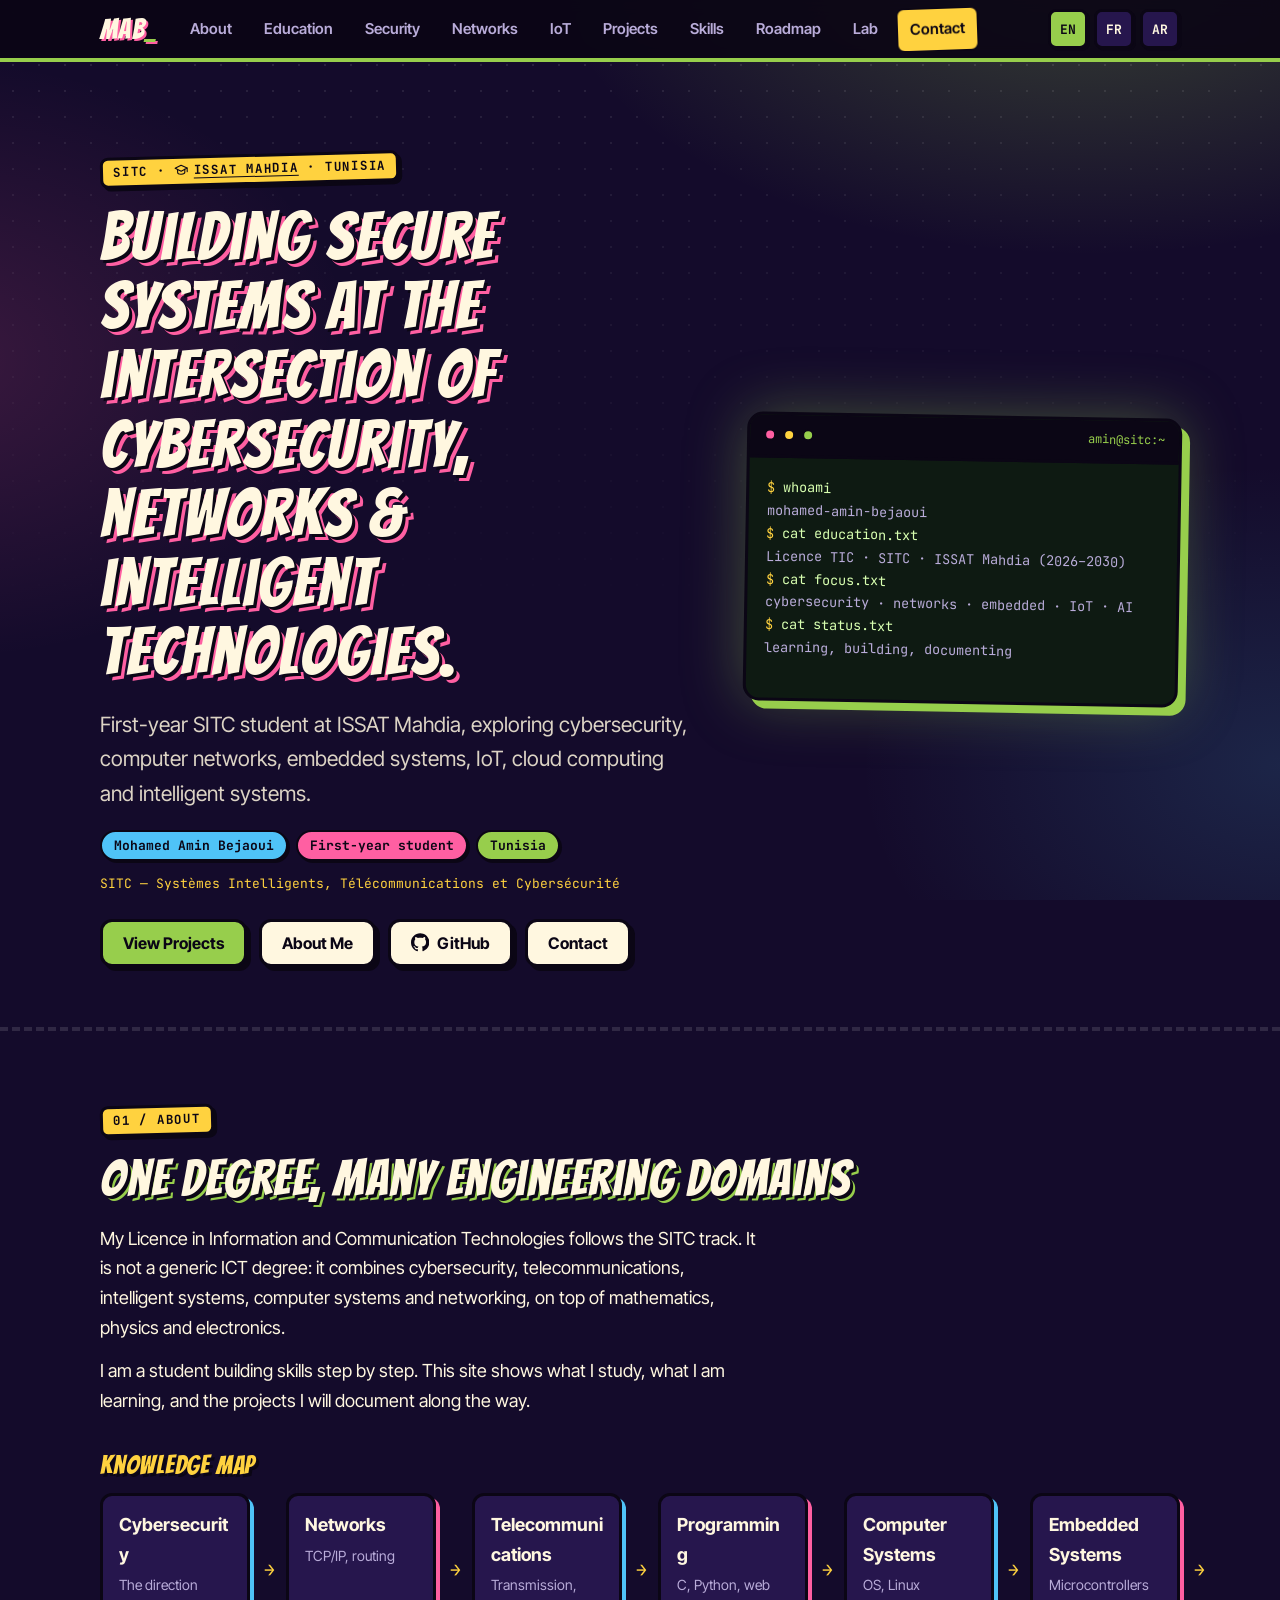
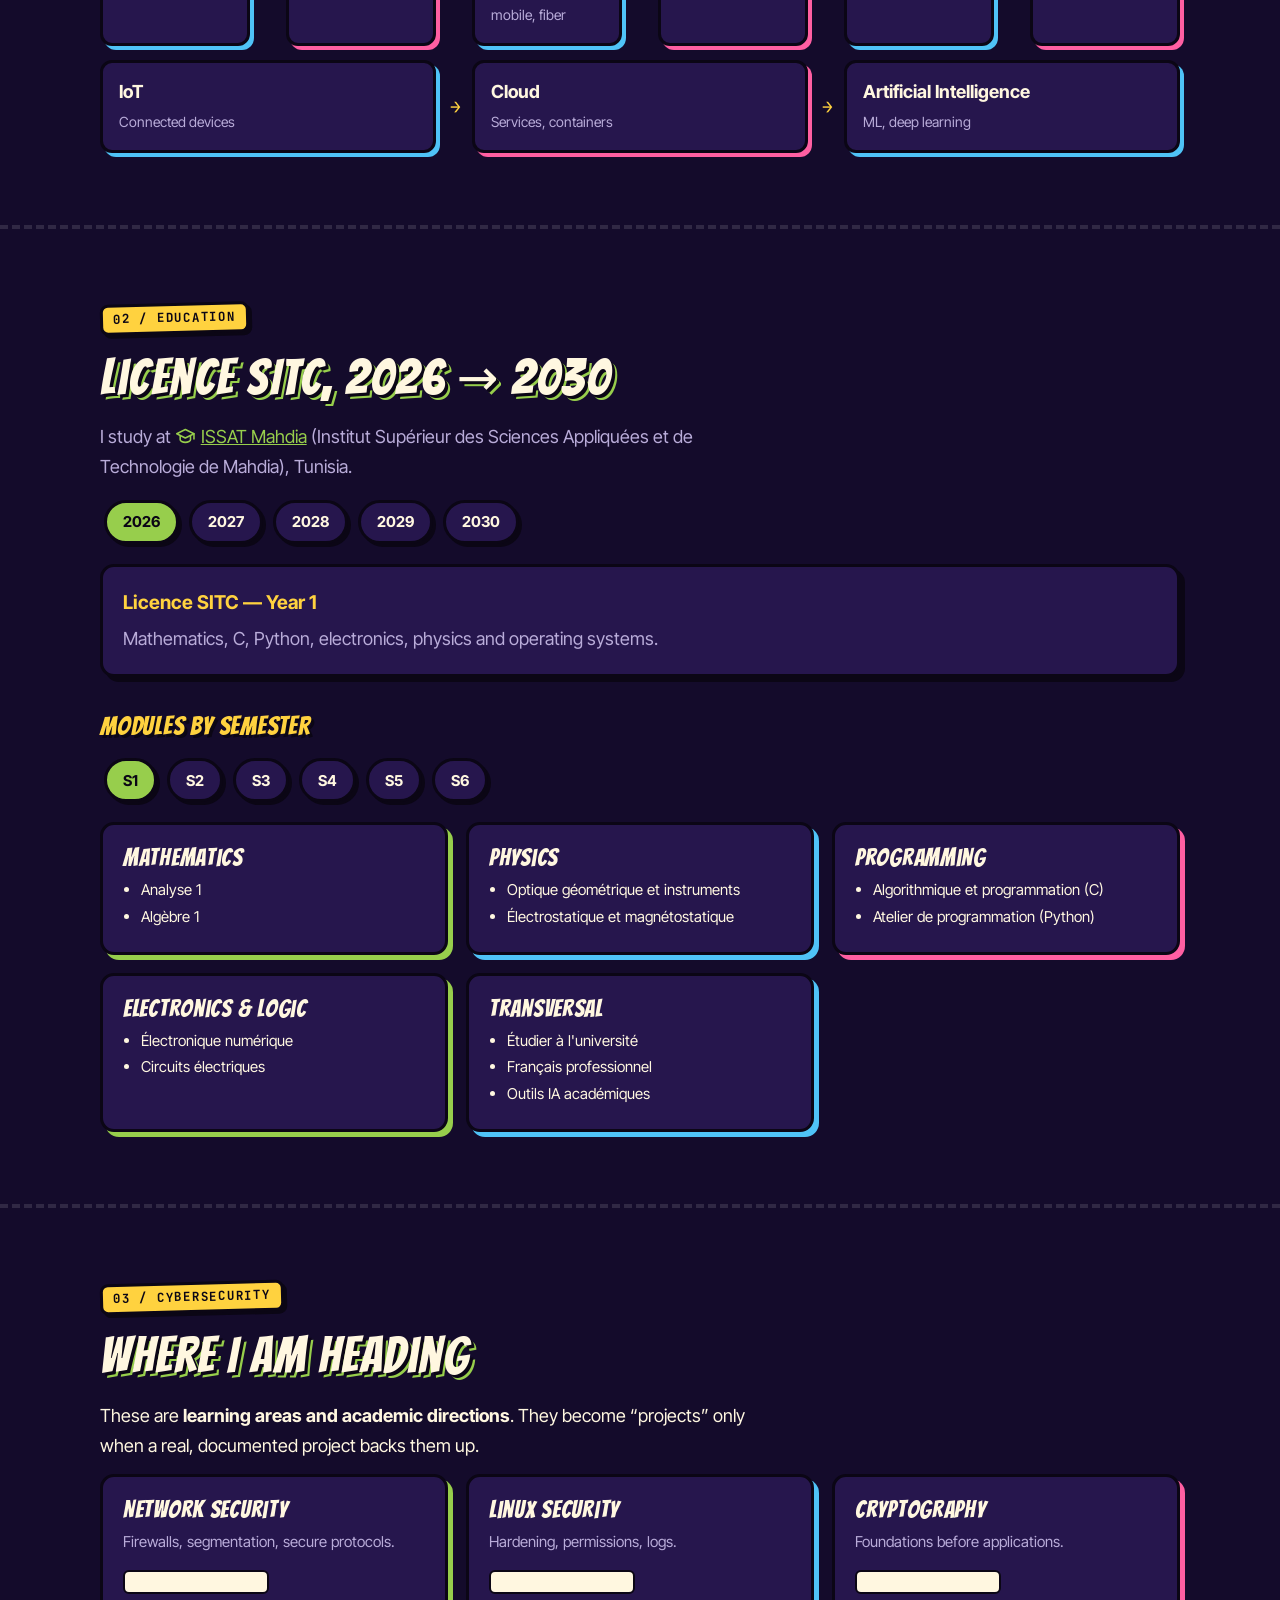
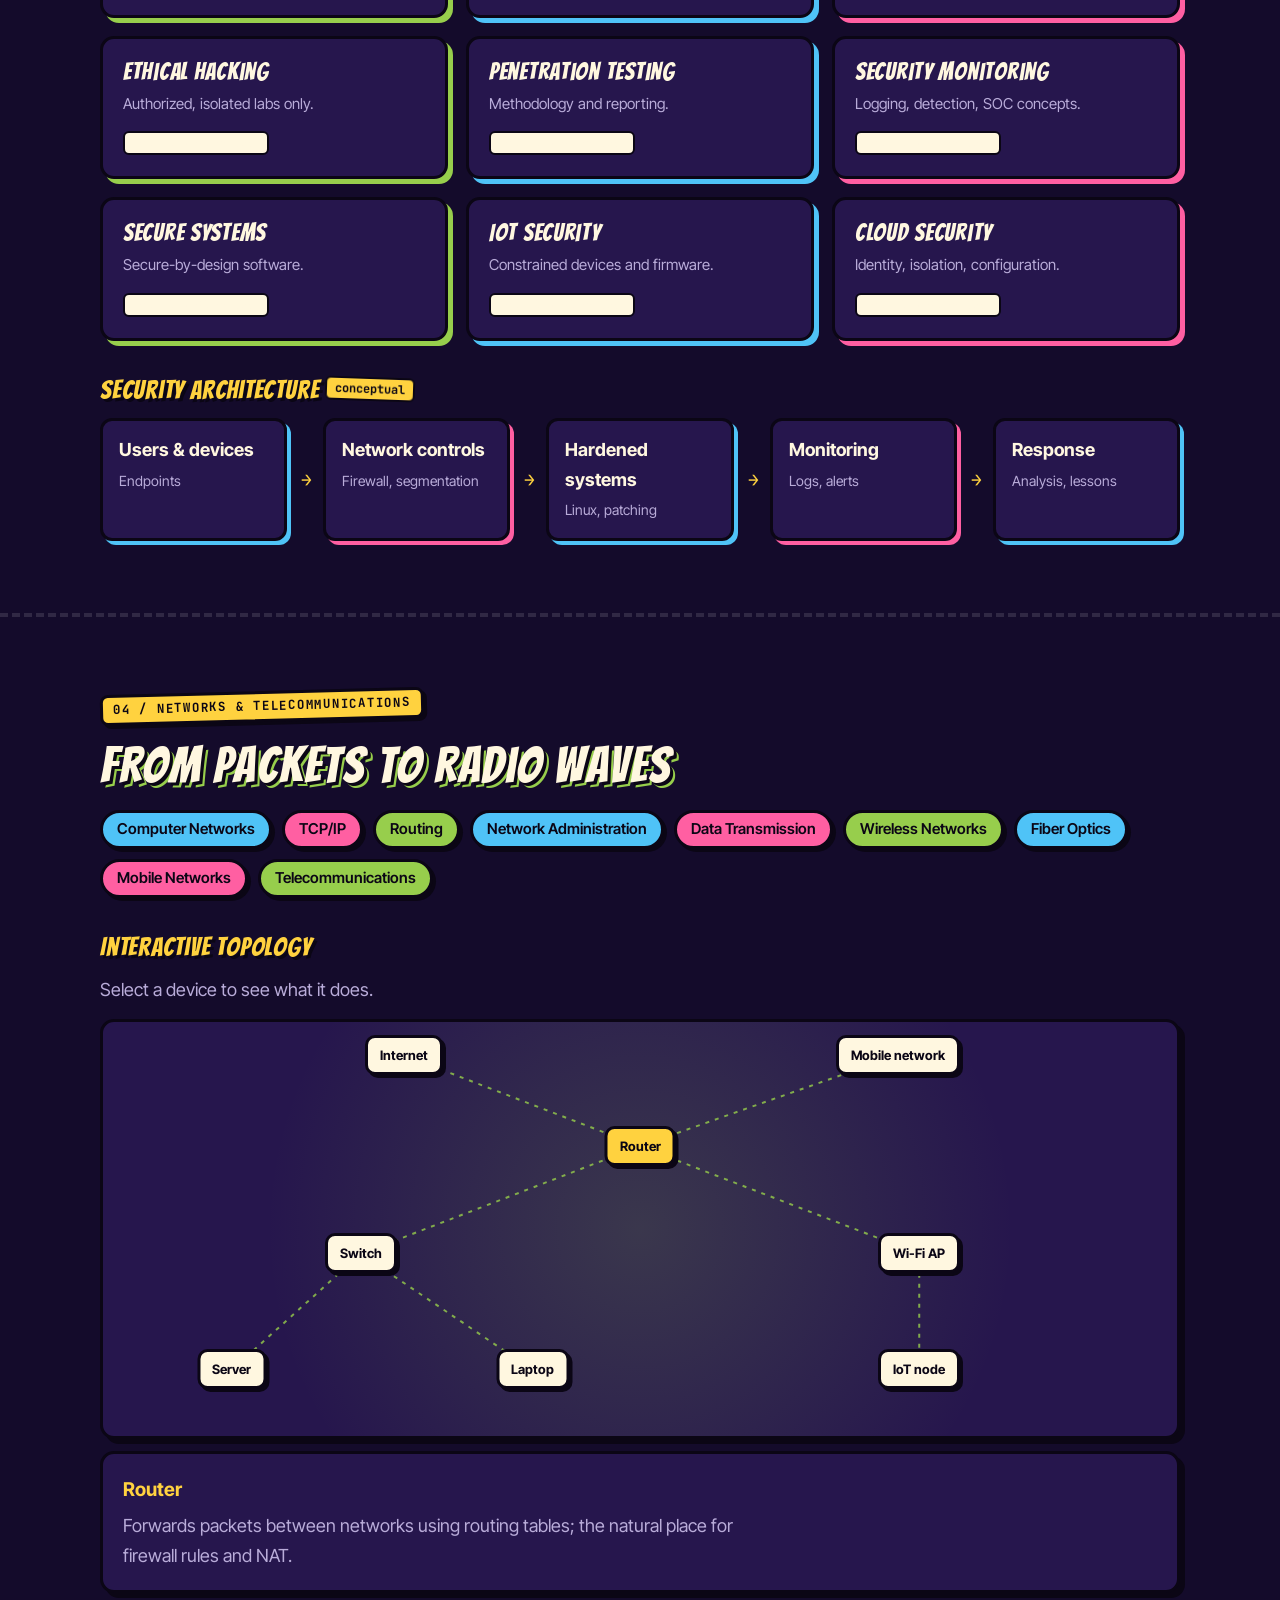
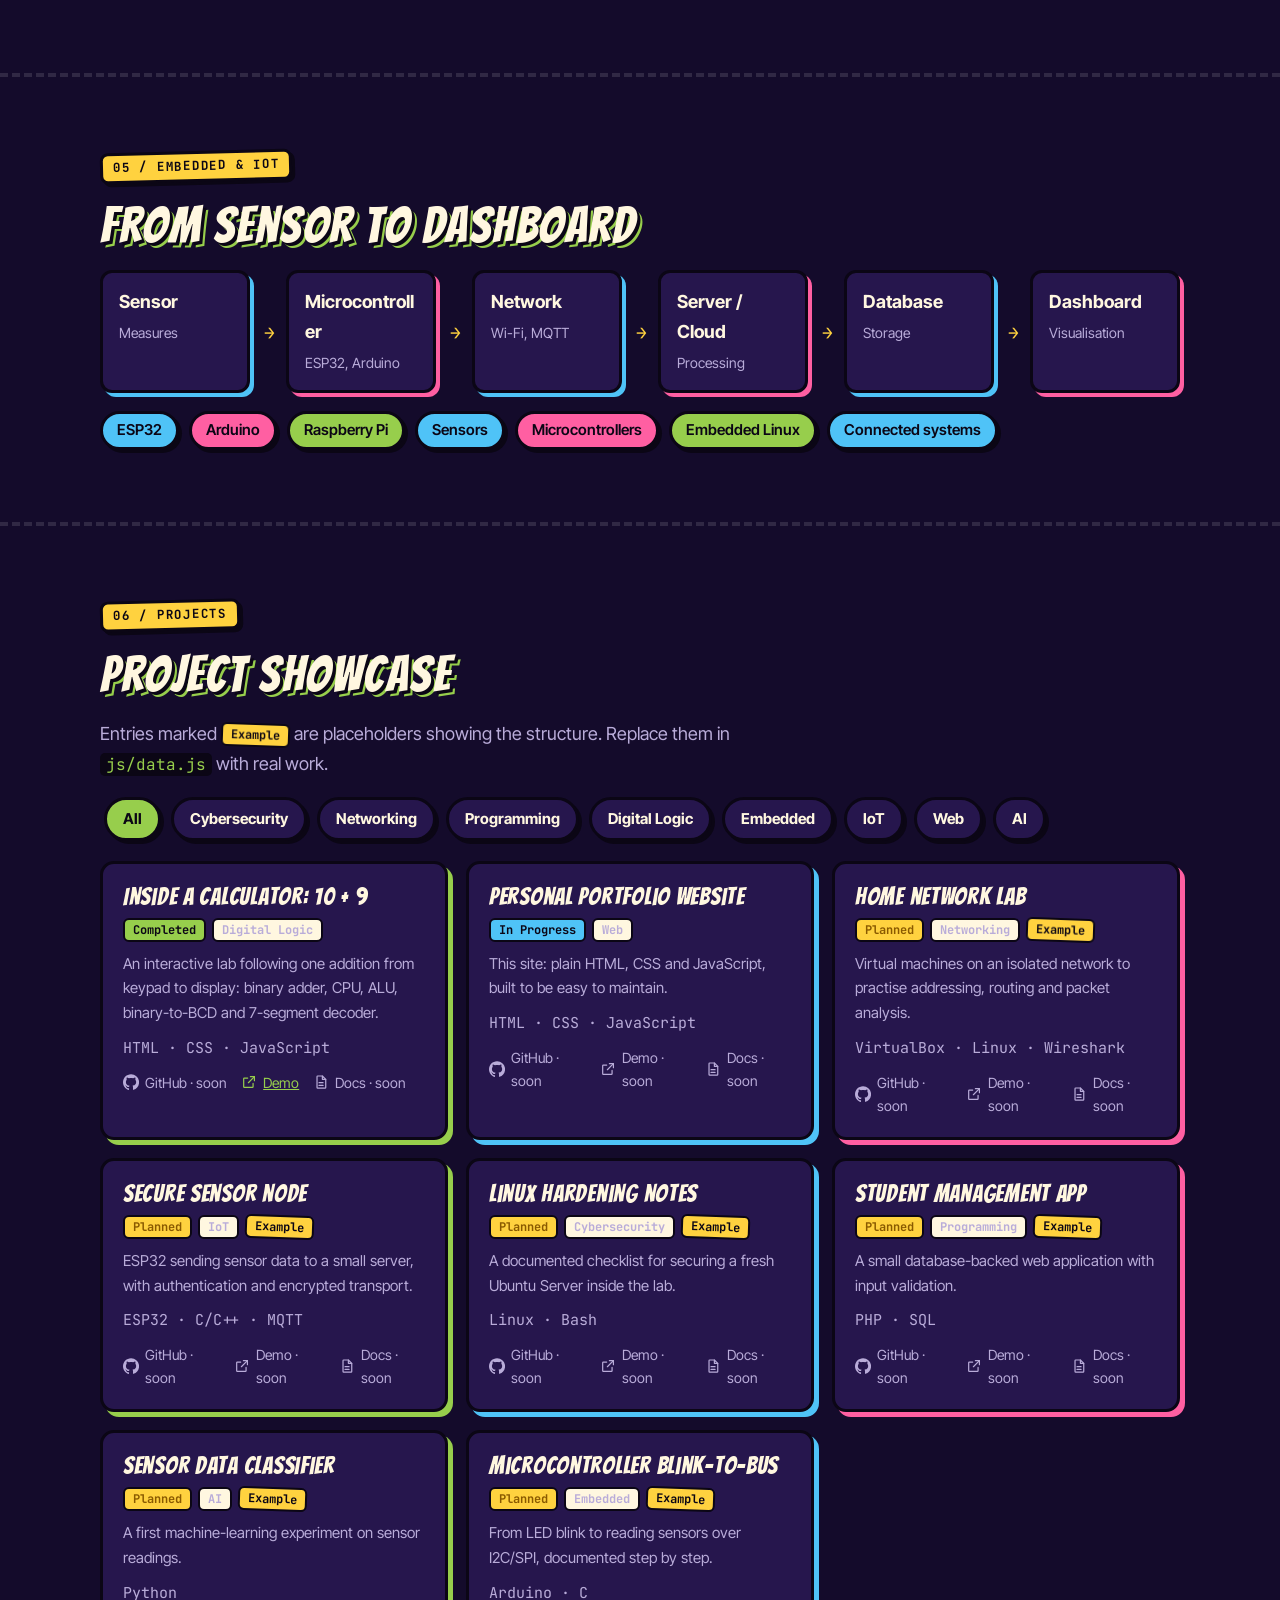
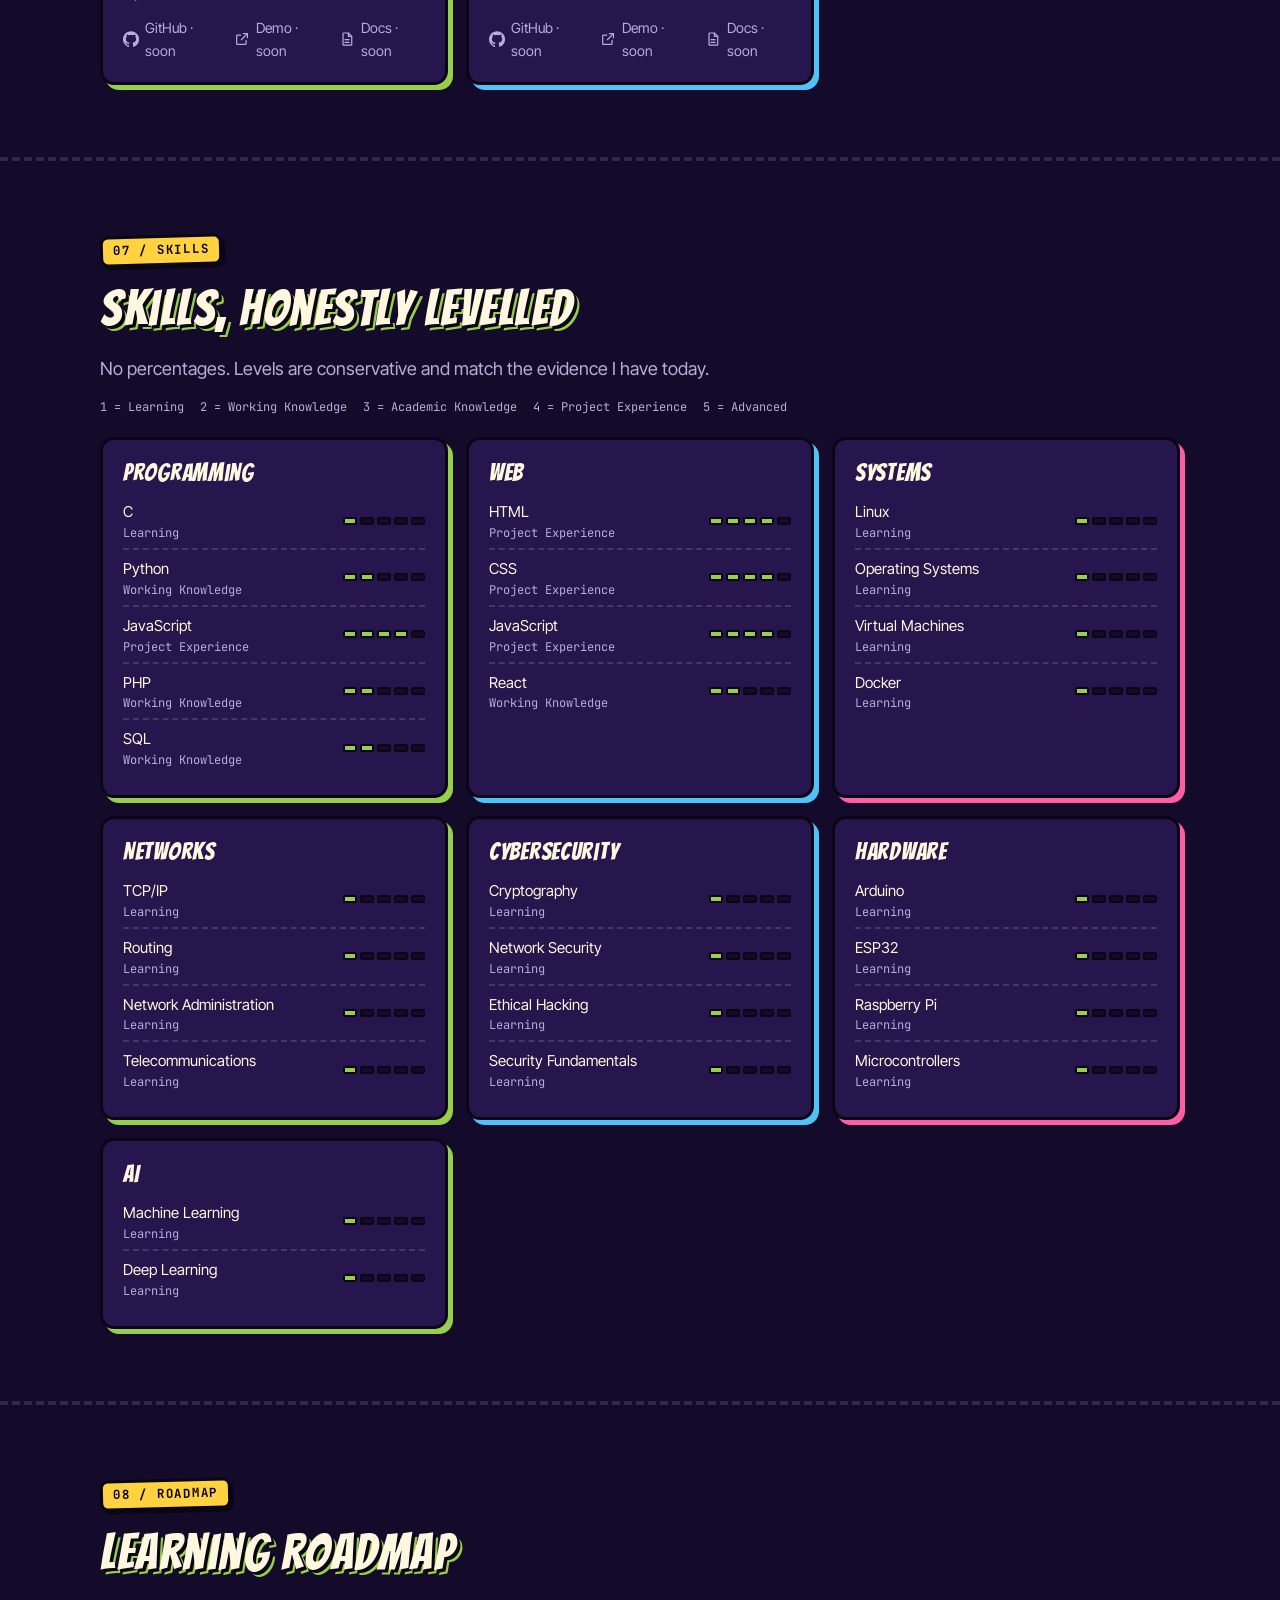
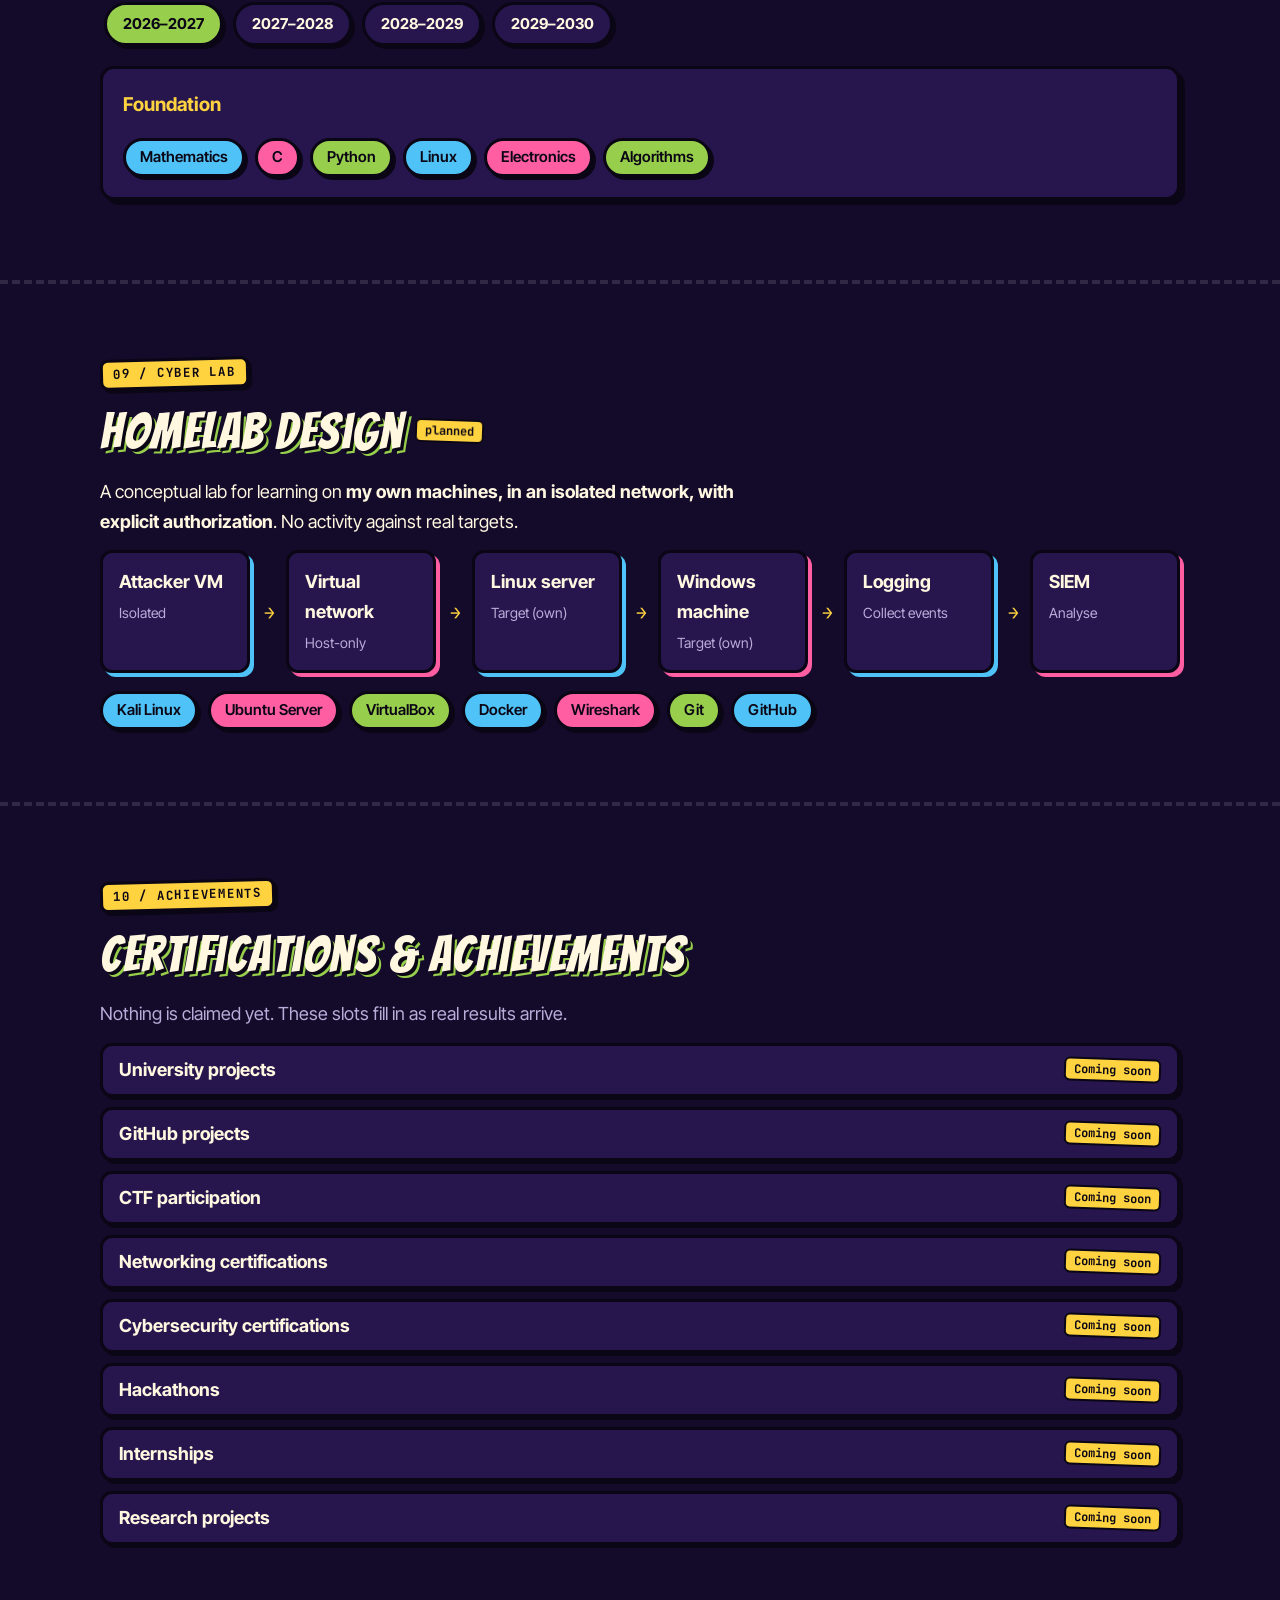
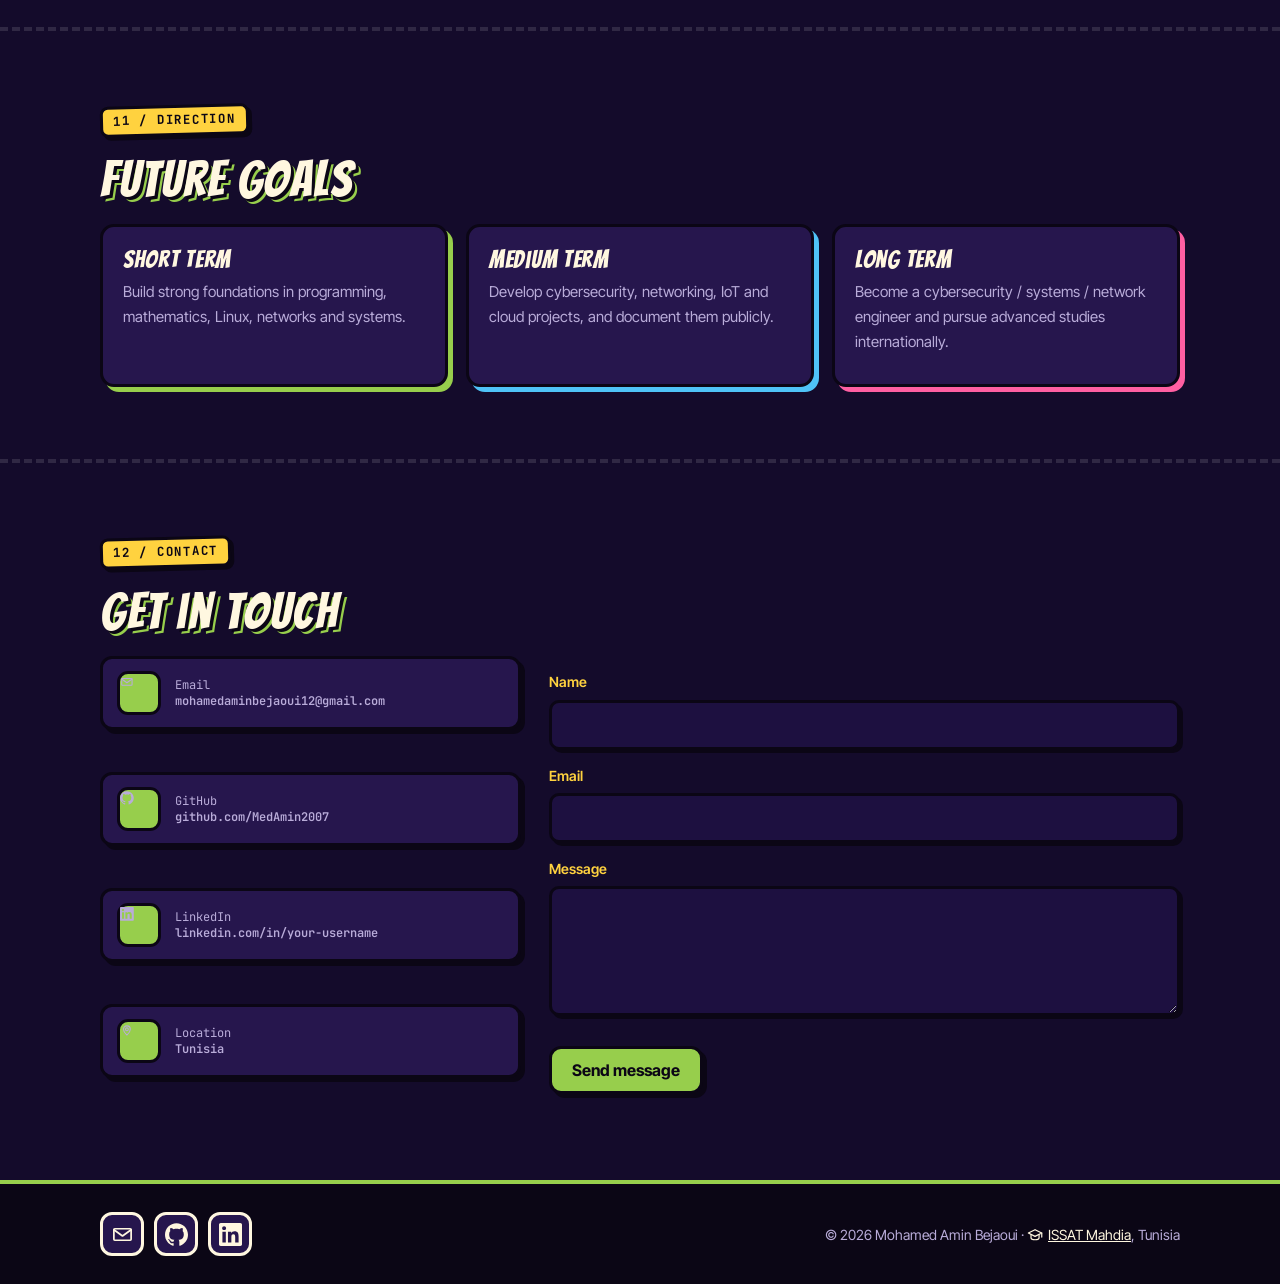
<file: index.html>
<!DOCTYPE html>
<html lang="en">
<head>
  <meta charset="utf-8">
  <meta name="viewport" content="width=device-width, initial-scale=1, viewport-fit=cover">
  <title>Mohamed Amin Bejaoui — Cybersecurity, Networks &amp; Intelligent Systems Student</title>
  <meta name="description" content="Portfolio of Mohamed Amin Bejaoui, first-year SITC student at ISSAT Mahdia (Tunisia), exploring cybersecurity, computer networks, embedded systems, IoT, cloud computing and intelligent systems.">
  <meta name="theme-color" content="#0b0615">
  <meta property="og:type" content="website">
  <meta property="og:title" content="Mohamed Amin Bejaoui — Cybersecurity, Networks &amp; Intelligent Systems">
  <meta property="og:description" content="First-year SITC student at ISSAT Mahdia building skills in cybersecurity, networks, embedded systems, IoT and AI.">
  <meta name="twitter:card" content="summary">
  <script>document.documentElement.classList.add("js")</script>
  <link rel="preconnect" href="https://fonts.googleapis.com">
  <link rel="preconnect" href="https://fonts.gstatic.com" crossorigin>
  <link rel="icon" href="data:image/svg+xml,%3Csvg xmlns=%27http://www.w3.org/2000/svg%27 viewBox=%270 0 100 100%27%3E%3Ctext y=%27.9em%27 font-size=%2790%27%3E%F0%9F%8C%80%3C/text%3E%3C/svg%3E">
  <link href="https://fonts.googleapis.com/css2?family=Bangers&family=Inter+Tight:wght@400;500;600;700&family=JetBrains+Mono:wght@400;500&family=Noto+Sans+Arabic:wght@400;500;600;700&display=swap" rel="stylesheet">
  <link rel="stylesheet" href="css/styles.css">
</head>
<body>
<a class="skip" href="#main">Skip to content</a>

<header class="top">
  <div class="wrap bar">
    <a class="brand" href="#home" aria-label="Mohamed Amin Bejaoui, home">MAB<span>_</span></a>
    <nav aria-label="Sections" id="nav">
      <a href="#about">About</a><a href="#education">Education</a><a href="#cybersecurity">Security</a>
      <a href="#networks">Networks</a><a href="#iot">IoT</a><a href="#projects">Projects</a>
      <a href="#skills">Skills</a><a href="#roadmap">Roadmap</a><a href="#lab">Lab</a><a href="#contact">Contact</a>
    </nav>
    <div class="lang" role="group" aria-label="Language" data-notr>
      <button type="button" data-lang="en" aria-label="English" aria-pressed="true">EN</button>
      <button type="button" data-lang="fr" aria-label="Français" aria-pressed="false">FR</button>
      <button type="button" data-lang="ar" aria-label="العربية" aria-pressed="false">AR</button>
    </div>
  </div>
</header>

<main id="main">
  <section class="hero" id="home">
    <div class="wrap hero-grid">
      <div>
        <p class="eyebrow mono" data-th="hero_eyebrow">SITC · <a href="https://issatmh.rnu.tn/" target="_blank" rel="noopener noreferrer">ISSAT Mahdia</a> · Tunisia</p>
        <h1>Building secure systems at the intersection of cybersecurity, networks &amp; intelligent technologies.</h1>
        <p class="lead">First-year SITC student at ISSAT Mahdia, exploring cybersecurity, computer networks, embedded systems, IoT, cloud computing and intelligent systems.</p>
        <ul class="meta mono">
          <li>Mohamed Amin Bejaoui</li><li>First-year student</li><li>Tunisia</li>
        </ul>
        <p class="track mono">SITC — Systèmes Intelligents, Télécommunications et Cybersécurité</p>
        <div class="cta">
          <a class="btn primary" href="#projects">View Projects</a>
          <a class="btn" href="#about">About Me</a>
          <a class="btn" id="ghLink" href="#contact" rel="noopener">GitHub</a>
          <a class="btn" href="#contact">Contact</a>
        </div>
      </div>
      <div class="term" role="img" aria-label="Terminal window showing a short introduction">
        <div class="term-bar"><i></i><i></i><i></i><span class="mono">amin@sitc:~</span></div>
        <pre class="term-body mono" id="term" aria-hidden="true"></pre>
      </div>
    </div>
  </section>

  <section id="about" class="reveal">
    <div class="wrap">
      <p class="eyebrow mono">01 / About</p>
      <h2>One degree, many engineering domains</h2>
      <p>My Licence in Information and Communication Technologies follows the SITC track. It is not a generic ICT degree: it combines cybersecurity, telecommunications, intelligent systems, computer systems and networking, on top of mathematics, physics and electronics.</p>
      <p>I am a student building skills step by step. This site shows what I study, what I am learning, and the projects I will document along the way.</p>
      <h3>Knowledge map</h3>
      <ol class="flow" id="knowledgeFlow"></ol>
    </div>
  </section>

  <section id="education" class="reveal">
    <div class="wrap">
      <p class="eyebrow mono">02 / Education</p>
      <h2>Licence SITC, 2026 → 2030</h2>
      <p class="muted" data-th="edu_p">I study at <a href="https://issatmh.rnu.tn/" target="_blank" rel="noopener noreferrer">ISSAT Mahdia</a> (Institut Supérieur des Sciences Appliquées et de Technologie de Mahdia), Tunisia.</p>
      <div class="years" id="years" role="tablist" aria-label="Academic years"></div>
      <div class="panel" id="yearPanel" role="tabpanel" aria-live="polite"></div>
      <h3>Modules by semester</h3>
      <div class="tabs" id="semTabs" role="tablist" aria-label="Semesters"></div>
      <div id="semPanel" role="tabpanel"></div>
    </div>
  </section>

  <section id="cybersecurity" class="reveal">
    <div class="wrap">
      <p class="eyebrow mono">03 / Cybersecurity</p>
      <h2>Where I am heading</h2>
      <p data-th="cyber_p">These are <strong>learning areas and academic directions</strong>. They become “projects” only when a real, documented project backs them up.</p>
      <div class="cards" id="cyberAreas"></div>
      <h3>Security architecture <span class="tag">conceptual</span></h3>
      <ol class="flow" id="cyberFlow"></ol>
    </div>
  </section>

  <section id="networks" class="reveal">
    <div class="wrap">
      <p class="eyebrow mono">04 / Networks &amp; telecommunications</p>
      <h2>From packets to radio waves</h2>
      <ul class="chips" id="netTopics"></ul>
      <h3>Interactive topology</h3>
      <p class="muted">Select a device to see what it does.</p>
      <div class="topo" id="topo"><svg id="topoLines" viewBox="0 0 100 100" preserveAspectRatio="none" aria-hidden="true"></svg></div>
      <div class="panel" id="topoInfo" aria-live="polite"></div>
    </div>
  </section>

  <section id="iot" class="reveal">
    <div class="wrap">
      <p class="eyebrow mono">05 / Embedded &amp; IoT</p>
      <h2>From sensor to dashboard</h2>
      <ol class="flow" id="iotFlow"></ol>
      <ul class="chips" id="hardware"></ul>
    </div>
  </section>

  <section id="projects" class="reveal">
    <div class="wrap">
      <p class="eyebrow mono">06 / Projects</p>
      <h2>Project showcase</h2>
      <p class="muted" data-th="proj_note">Entries marked <span class="tag">Example</span> are placeholders showing the structure. Replace them in <code>js/data.js</code> with real work.</p>
      <div class="filters" id="filters" role="group" aria-label="Filter projects"></div>
      <div class="cards" id="projectGrid"></div>
    </div>
  </section>

  <section id="skills" class="reveal">
    <div class="wrap">
      <p class="eyebrow mono">07 / Skills</p>
      <h2>Skills, honestly levelled</h2>
      <p class="muted">No percentages. Levels are conservative and match the evidence I have today.</p>
      <ul class="legend mono" id="legend"></ul>
      <div class="cards" id="skillGrid"></div>
    </div>
  </section>

  <section id="roadmap" class="reveal">
    <div class="wrap">
      <p class="eyebrow mono">08 / Roadmap</p>
      <h2>Learning roadmap</h2>
      <div class="tabs" id="roadTabs" role="tablist" aria-label="Roadmap phases"></div>
      <div class="panel" id="roadPanel" role="tabpanel" aria-live="polite"></div>
    </div>
  </section>

  <section id="lab" class="reveal">
    <div class="wrap">
      <p class="eyebrow mono">09 / Cyber lab</p>
      <h2>Homelab design <span class="tag">planned</span></h2>
      <p data-th="lab_p">A conceptual lab for learning on <strong>my own machines, in an isolated network, with explicit authorization</strong>. No activity against real targets.</p>
      <ol class="flow" id="labFlow"></ol>
      <ul class="chips" id="labTools"></ul>
    </div>
  </section>

  <section id="achievements" class="reveal">
    <div class="wrap">
      <p class="eyebrow mono">10 / Achievements</p>
      <h2>Certifications &amp; achievements</h2>
      <p class="muted">Nothing is claimed yet. These slots fill in as real results arrive.</p>
      <div id="achList"></div>
    </div>
  </section>

  <section id="goals" class="reveal">
    <div class="wrap">
      <p class="eyebrow mono">11 / Direction</p>
      <h2>Future goals</h2>
      <div class="cards" id="goalList"></div>
    </div>
  </section>

  <section id="contact" class="reveal">
    <div class="wrap">
      <p class="eyebrow mono">12 / Contact</p>
      <h2>Get in touch</h2>
      <div class="contact-grid">
        <ul class="info" id="contactInfo"></ul>
        <form id="form" novalidate>
          <label for="f-name">Name</label>
          <input id="f-name" name="name" autocomplete="name" maxlength="80" required>
          <p class="err" id="e-name" role="alert"></p>
          <label for="f-email">Email</label>
          <input id="f-email" name="email" type="email" autocomplete="email" maxlength="120" required>
          <p class="err" id="e-email" role="alert"></p>
          <label for="f-msg">Message</label>
          <textarea id="f-msg" name="message" rows="5" maxlength="1500" required></textarea>
          <p class="err" id="e-msg" role="alert"></p>
          <input type="checkbox" name="botcheck" tabindex="-1" autocomplete="off" aria-hidden="true" style="display:none">
          <button class="btn primary" type="submit">Send message</button>
          <p class="muted small" id="formStatus" role="status"></p>
        </form>
      </div>
    </div>
  </section>
</main>

<footer><div class="wrap foot"><div class="socials" id="socials"></div><div data-th="footer">© 2026 Mohamed Amin Bejaoui</div></div></footer>
<noscript><p class="wrap">Please enable JavaScript to see the full portfolio.</p></noscript>

<script src="js/data.js" defer></script>
<script src="js/i18n/en.js" defer></script>
<script src="js/i18n/fr.js" defer></script>
<script src="js/i18n/ar.js" defer></script>
<script src="js/main.js" defer></script>
<script src="js/contact.js" defer></script>
</body>
</html>
</file>
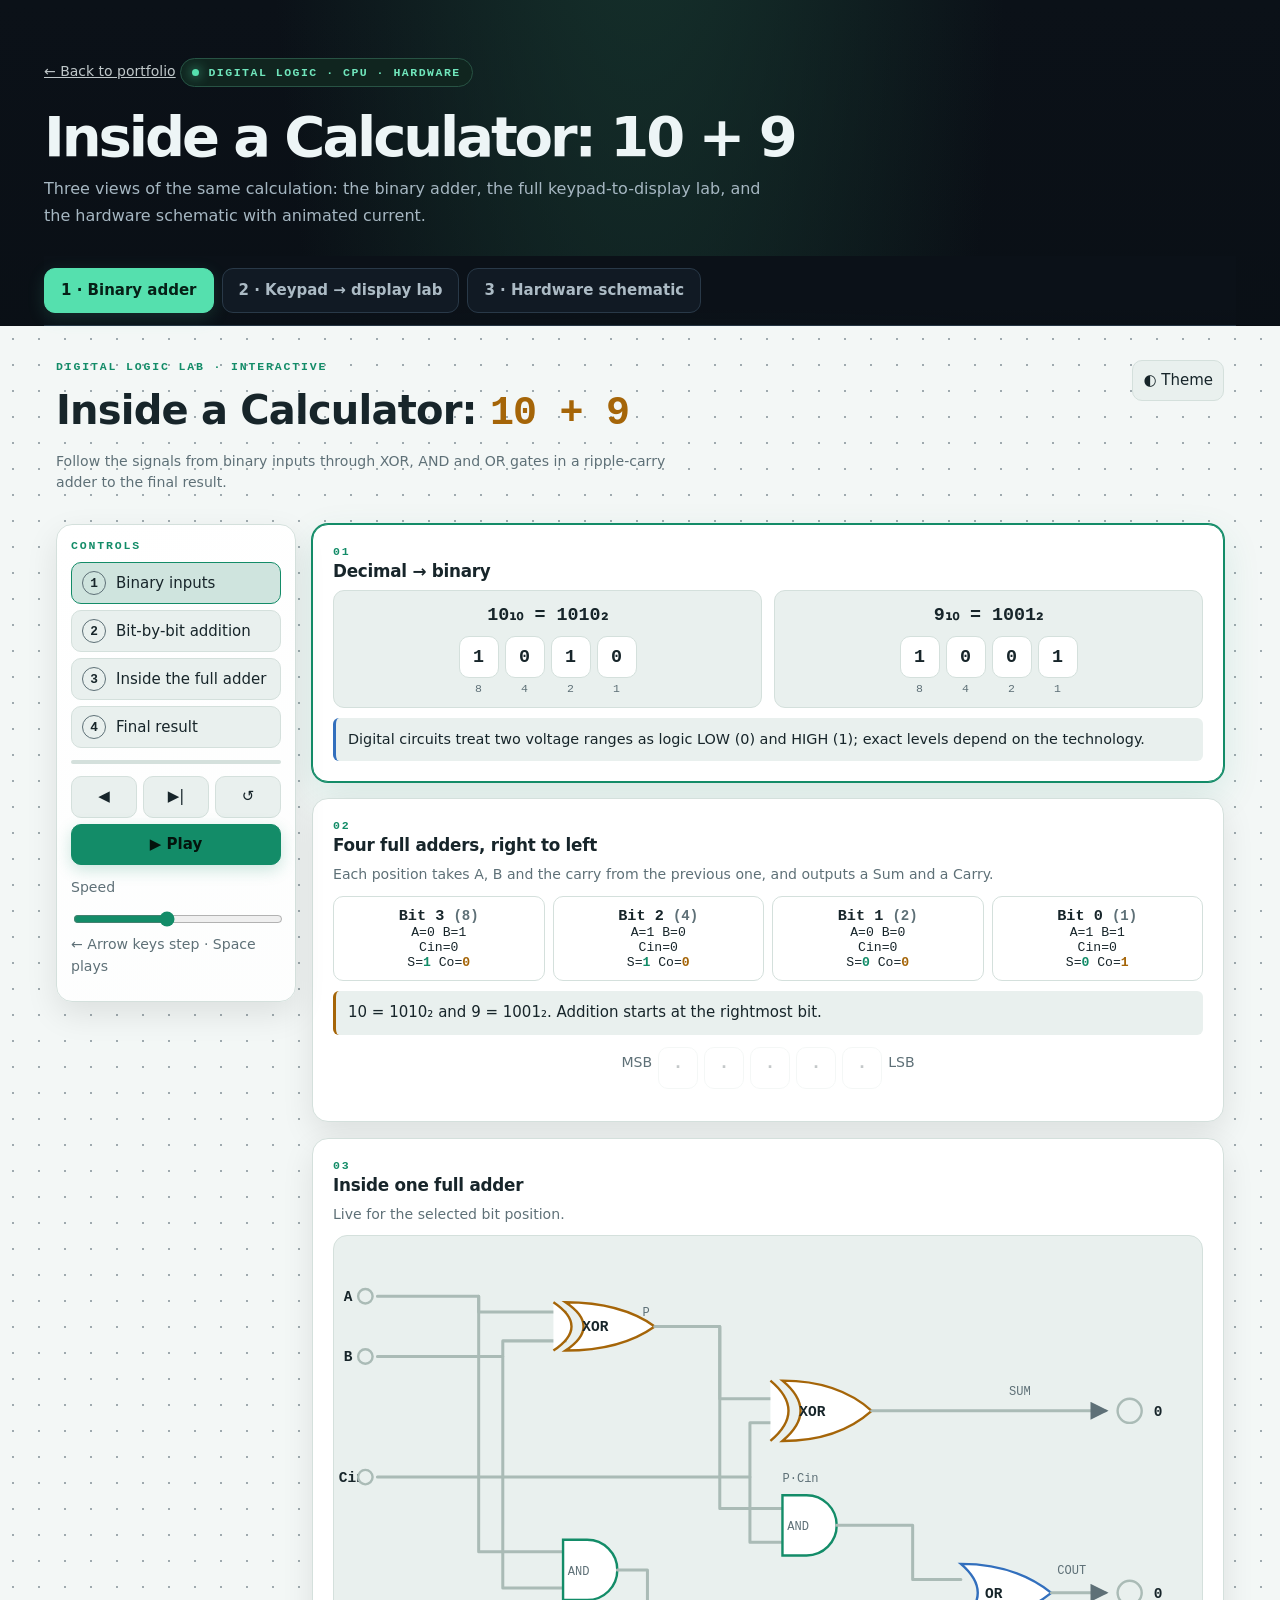
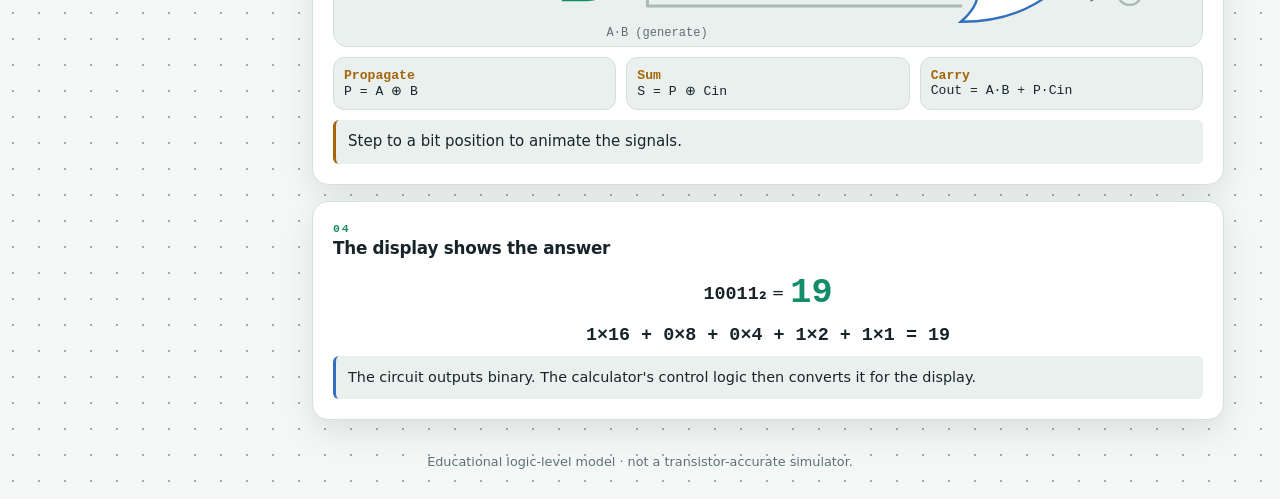
<file: projects/calculator-lab/index.html>
<!DOCTYPE html>
<html lang="en" dir="ltr">
<head>
<meta charset="UTF-8">
<meta name="viewport" content="width=device-width,initial-scale=1,viewport-fit=cover">
<title>Inside a Calculator — Complete Interactive Lab</title>
<link rel="stylesheet" href="styles.css">
</head>
<body>
<header class="site-header">
<a href="../../index.html#projects" style="display:inline-block;margin-bottom:10px;color:inherit;opacity:.8;font-size:14px">← Back to portfolio</a>
<div class="tag">Digital logic · CPU · hardware</div>
<h1>Inside a Calculator: 10 + 9</h1>
<p>Three views of the same calculation: the binary adder, the full keypad-to-display lab, and the hardware schematic with animated current.</p>
<div class="tabs" role="tablist" aria-label="Views"><button role="tab" id="bt1" aria-controls="t1" aria-selected="true">1 · Binary adder</button><button role="tab" id="bt2" aria-controls="t2" aria-selected="false">2 · Keypad → display lab</button><button role="tab" id="bt3" aria-controls="t3" aria-selected="false">3 · Hardware schematic</button></div>
</header>
<main><section role="tabpanel" id="t1" aria-labelledby="bt1"><div id="app1"></div></section><section role="tabpanel" id="t2" aria-labelledby="bt2" hidden><div id="app2"></div></section><section role="tabpanel" id="t3" aria-labelledby="bt3" hidden><div id="app3"></div></section></main>

<!-- Markup for each app; script.js attaches these to Shadow DOM roots. -->
<template id="tpl1"><link rel="stylesheet" href="styles.css"><div class="root a1" data-theme="dark">
<header><div><div class="tag">Digital logic lab · interactive</div><h1>Inside a Calculator: <em>10 + 9</em></h1><p class="mut" style="max-width:640px">Follow the signals from binary inputs through XOR, AND and OR gates in a ripple-carry adder to the final result.</p></div><button class="icon" id="theme" aria-label="Toggle theme">◐ Theme</button></header>
<main>
<aside class="panel"><div class="tag">Controls</div>
<nav class="steps" id="nav"></nav>
<div class="bar"><i id="prog"></i></div>
<div class="ctl"><button class="btn" id="prev" aria-label="Previous step">◀</button><button class="btn" id="next" aria-label="Next step">▶|</button><button class="btn" id="reset" aria-label="Reset">↺</button><button class="btn p" id="play">▶ Play</button></div>
<p class="mut" style="margin-top:12px">Speed</p><input id="speed" type="range" min="600" max="2400" step="100" value="1400" aria-label="Animation speed (slower to the right)">
<p class="mut">← Arrow keys step · Space plays</p></aside>
<section class="content">
<section class="card" id="c0"><div class="tag">01</div><h2>Decimal → binary</h2><div class="two">
<div class="num"><div class="eq">10₁₀ = 1010₂</div><div class="bits" id="bA"></div><div class="wts"><span>8</span><span>4</span><span>2</span><span>1</span></div></div>
<div class="num"><div class="eq">9₁₀ = 1001₂</div><div class="bits" id="bB"></div><div class="wts"><span>8</span><span>4</span><span>2</span><span>1</span></div></div></div>
<div class="note">Digital circuits treat two voltage ranges as logic LOW (0) and HIGH (1); exact levels depend on the technology.</div></section>
<section class="card" id="c1"><div class="tag">02</div><h2>Four full adders, right to left</h2><p class="mut">Each position takes A, B and the carry from the previous one, and outputs a Sum and a Carry.</p>
<div class="adders" id="adders"></div><div class="status" id="status" role="status" aria-live="polite"></div>
<div class="res" id="res" aria-label="Binary result"></div></section>
<section class="card" id="c2"><div class="tag">03</div><h2>Inside one full adder</h2><p class="mut">Live for the selected bit position.</p>
<svg viewBox="0 0 720 340" role="img" aria-label="Full adder logic circuit">
<defs><marker id="ar" markerWidth="7" markerHeight="7" refX="5" refY="3" orient="auto"><path d="M0,0L6,3L0,6" fill="var(--mut)"/></marker></defs>
<text x="8" y="54" class="t">A</text><text x="8" y="104" class="t">B</text><text x="4" y="204" class="t">Cin</text>
<path id="wA1" class="w" d="M36 50H120V63H192"/><path id="wA2" class="w" d="M120 50V262H190"/>
<path id="wB1" class="w" d="M36 100H140V87H192"/><path id="wB2" class="w" d="M140 100V292H190"/>
<path class="g x" d="M192 55Q222 75 192 95Q238 95 266 75Q238 55 192 55Z"/><path class="g x" fill="none" d="M182 55Q212 75 182 95"/><text x="206" y="79" class="t">XOR</text>
<path id="wP1" class="w" d="M266 75H320V135H372"/><path id="wP2" class="w" d="M320 75V226H372"/>
<path id="wC1" class="w" d="M36 200H345V155H372"/><path id="wC2" class="w" d="M345 200V254H372"/>
<path class="g x" d="M372 120Q402 145 372 170Q418 170 446 145Q418 120 372 120Z"/><path class="g x" fill="none" d="M362 120Q392 145 362 170"/><text x="386" y="149" class="t">XOR</text>
<path id="wS" class="w" d="M446 145H640" marker-end="url(#ar)"/>
<path class="g a" d="M372 215H392A25 25 0 0 1 392 265H372Z"/><text x="376" y="244" class="s">AND</text>
<path id="wH" class="w" d="M417 240H480V285H520"/>
<path class="g a" d="M190 252H210A25 25 0 0 1 210 302H190Z"/><text x="194" y="281" class="s">AND</text>
<path id="wG" class="w" d="M235 277H260V307H520"/>
<path class="g o" d="M520 272Q548 296 520 320Q565 320 595 296Q565 272 520 272Z"/><text x="540" y="300" class="t">OR</text>
<path id="wO" class="w" d="M595 296H640" marker-end="url(#ar)"/>
<circle id="lA" cx="26" cy="50" r="6" class="l"/><circle id="lB" cx="26" cy="100" r="6" class="l"/><circle id="lC" cx="26" cy="200" r="6" class="l"/>
<circle id="lS" cx="660" cy="145" r="10" class="l"/><circle id="lO" cx="660" cy="296" r="10" class="l"/>
<text x="680" y="149" class="t" id="vS">0</text><text x="680" y="300" class="t" id="vO">0</text>
<text x="560" y="132" class="s">SUM</text><text x="600" y="280" class="s">COUT</text>
<text x="226" y="332" class="s" fill="var(--mut)">A·B (generate)</text><text x="372" y="204" class="s">P·Cin</text><text x="256" y="66" class="s">P</text>
</svg>
<div class="three"><div class="f"><b>Propagate</b><br>P = A ⊕ B</div><div class="f"><b>Sum</b><br>S = P ⊕ Cin</div><div class="f"><b>Carry</b><br>Cout = A·B + P·Cin</div></div>
<div class="status" id="cstat"></div></section>
<section class="card" id="c3"><div class="tag">04</div><h2>The display shows the answer</h2>
<div class="res"><span class="eq">10011₂</span><span>=</span><span class="dec">19</span></div>
<p style="text-align:center;margin:0" class="eq">1×16 + 0×8 + 0×4 + 1×2 + 1×1 = 19</p>
<div class="note">The circuit outputs binary. The calculator's control logic then converts it for the display.</div></section>
</section></main>
<footer>Educational logic-level model · not a transistor-accurate simulator.</footer>
</div></template>
<template id="tpl2"><link rel="stylesheet" href="styles.css"><div class="root a2" data-theme="dark">
<div class="w">
<div class="tag">CALCULATOR · FROM KEYSTROKE TO DISPLAY</div>
<h1>What a Calculator Really Does: A Full Step-by-Step Lab</h1>
<p class="mut">Keypad → encoder → CPU (control unit + registers) → ALU of 8 full adders → binary-to-BCD → 7-segment decoder → display.</p>
<div class="bar"><span>Numbers</span><input id="ia" type="number" min="0" max="99" value="10" aria-label="First number"><b>+</b><input id="ib" type="number" min="0" max="99" value="9" aria-label="Second number"><button class="b p" id="go">Run experiment</button>
<button class="b" id="pv" aria-label="Previous">◀</button><button class="b" id="pl">▶ Play</button><button class="b" id="nx" aria-label="Next">▶</button><input id="sl" type="range" min="0" max="0" value="0" aria-label="Step" style="flex:1;min-width:120px;accent-color:var(--acc)"><button class="b" id="th">◐</button></div>
<div class="ph" id="ph"></div>
<div class="g">
<div class="c" id="p0"><h2>① Keypad (4×4 matrix)</h2><div class="kp" id="kp"></div><p class="l mut" id="scan" style="margin-top:10px"></p></div>
<div class="c" id="p1"><h2>② CPU: control unit and registers</h2><div class="rg" id="cpu"></div></div>
<div class="c" id="p2"><h2>③ ALU: 8-bit ripple-carry adder (8 full adders)</h2><div id="alu"></div><p class="l mut" id="gates" style="margin-top:8px"></p></div>
<div class="c" id="p3"><h2>④ Binary → BCD (Double Dabble)</h2><div class="rg" id="dd"></div></div>
<div class="c" id="p4"><h2>⑤ 7-segment decoder and display</h2><div class="sg" id="seg"></div><p class="l mut" id="sgt" style="margin-top:8px"></p></div>
</div>
<div class="st" id="tx" role="status" aria-live="polite"></div>
<p class="mut">Educational model at the digital-logic level, not a transistor-accurate simulation of a real chip.</p>
</div>
</div></template>
<template id="tpl3"><link rel="stylesheet" href="styles.css"><div class="root a3">
<div class="w">
<h1>Calculator Internal Hardware Schematic</h1>
<p class="mut">Press Play to watch the current (glowing dots) flow through the wires while 10 + 9 is computed.</p>
<div class="bar"><button id="pv" aria-label="Previous">◀</button><button class="p" id="pl">▶ Play</button><button id="nx" aria-label="Next">▶</button><input id="sl" type="range" min="0" value="0" aria-label="Step" style="flex:1;min-width:120px;accent-color:#3ddc97"></div>
<div class="sc"><svg id="svg" viewBox="0 0 1000 540" role="img" aria-label="Calculator hardware schematic"></svg></div>
<div class="lg"><span><i style="background:var(--pw)"></i>Power supply (VCC)</span><span><i style="background:var(--dt)"></i>Data bus</span><span><i style="background:var(--ad)"></i>Address bus</span><span><i style="background:var(--ct)"></i>Control lines and clock</span></div>
<div class="st" id="tx" role="status" aria-live="polite"></div>
<p class="mut" style="margin-top:10px">Educational block diagram: it shows signal flow between units, not a real transistor-level circuit.</p>
</div>
</div></template>

<script src="script.js"></script>
</body>
</html>
</file>
<file: css/styles.css>
/* Portfolio — Rick & Morty x Regular Show. Same selectors as before, so js/main.js keeps working. */
:root{
  --bg:#140b2b;--bg2:#1d1040;--panel:#26164d;--line:rgba(255,255,255,.14);
  --ink:#fff7e0;--muted:#b9acd9;--black:#0b0615;
  --portal:#97ce4c;--blue:#4fc3f7;--pink:#ff5fa2;--yellow:#ffd23f;
  --cyan:var(--portal);--green:#5be37d;--warn:var(--yellow);
  --sans:'Inter Tight',system-ui,-apple-system,'Segoe UI',sans-serif;
  --mono:'JetBrains Mono',ui-monospace,Menlo,Consolas,monospace;
  --comic:'Bangers','Impact',system-ui,sans-serif;
  --pop:3px 3px 0 var(--black);
}
*,*::before,*::after{box-sizing:border-box}
html{scroll-behavior:smooth;scroll-padding-top:76px;-webkit-text-size-adjust:100%;color-scheme:dark}
body{margin:0;color:var(--ink);font:17px/1.65 var(--sans);overflow-x:clip;position:relative;
  background:radial-gradient(900px 500px at 85% -5%,rgba(151,206,76,.28),transparent 60%),
  radial-gradient(700px 500px at -5% 40%,rgba(255,95,162,.16),transparent 60%),
  radial-gradient(700px 500px at 100% 85%,rgba(79,195,247,.14),transparent 60%),var(--bg);background-attachment:fixed}
body::before{content:"";position:fixed;inset:0;z-index:-1;pointer-events:none;opacity:.5;
  background:radial-gradient(rgba(255,255,255,.2) 1.2px,transparent 1.6px) 0 0/26px 26px;
  -webkit-mask:linear-gradient(#000,transparent 70%);mask:linear-gradient(#000,transparent 70%)}
a{color:var(--portal)}
a:focus-visible,button:focus-visible,input:focus-visible,textarea:focus-visible,summary:focus-visible{outline:3px solid var(--yellow);outline-offset:3px}
.wrap{max-width:1120px;margin:0 auto;padding:0 20px}
.mono{font-family:var(--mono)}
.muted{color:var(--muted)}.small{font-size:14px}
.skip{position:absolute;left:-999px;top:8px;background:var(--yellow);color:var(--black);padding:8px 14px;border:3px solid var(--black);border-radius:8px;z-index:99}
.skip:focus{left:8px}
h1,h2,h3{font-family:var(--comic);font-weight:400;line-height:1.05;letter-spacing:.03em;margin:0;text-shadow:var(--pop)}
h1{font-size:clamp(36px,6vw,66px);text-shadow:3px 3px 0 var(--black),6px 6px 0 var(--pink)}
h2{font-size:clamp(32px,5vw,50px);margin-bottom:18px;text-shadow:3px 3px 0 var(--black),5px 5px 0 var(--portal)}
h3{font-size:26px;margin:36px 0 14px;color:var(--yellow)}
p{margin:0 0 14px;max-width:66ch}
.eyebrow{display:inline-block;color:var(--black);background:var(--yellow);border:3px solid var(--black);border-radius:8px;box-shadow:var(--pop);font-size:12.5px;font-weight:700;letter-spacing:.06em;text-transform:uppercase;margin:0 0 18px;padding:2px 10px;transform:rotate(-1.5deg)}
.eyebrow a{color:inherit;text-decoration:underline;text-underline-offset:3px}
footer a{color:var(--ink)}
code{font-family:var(--mono);font-size:.88em;background:var(--black);color:var(--portal);padding:1px 6px;border-radius:5px}

/* header */
.top{position:sticky;top:0;z-index:20;padding-top:env(safe-area-inset-top,0px);background:rgba(11,6,21,.92);-webkit-backdrop-filter:blur(8px);backdrop-filter:blur(8px);border-bottom:4px solid var(--portal)}
.bar{display:flex;align-items:center;gap:18px;min-height:58px}
.brand{font:400 28px var(--comic);letter-spacing:.05em;color:var(--ink);text-decoration:none;text-shadow:2px 2px 0 var(--pink)}.brand span{color:var(--portal);animation:blink 1s steps(2) infinite}
nav{display:flex;gap:4px;overflow-x:auto;scrollbar-width:none;flex:1}
nav::-webkit-scrollbar{display:none}
nav a{color:var(--muted);text-decoration:none;font-weight:600;font-size:15px;padding:8px 12px;border-radius:8px;white-space:nowrap;border:2px solid transparent}
nav a:hover,nav a.on{color:var(--black);background:var(--yellow);border-color:var(--black);transform:rotate(-2deg)}

/* hero */
.hero{padding:56px 0 40px;border-top:0}
.hero-grid{display:grid;gap:36px;align-items:center}
.lead{font-size:clamp(18px,2.2vw,21px);color:var(--ink);opacity:.85;margin:20px 0 18px}
.meta{display:flex;flex-wrap:wrap;gap:8px;list-style:none;padding:0;margin:0 0 12px;font-size:13px}
.meta li{border:2px solid var(--black);border-radius:999px;padding:3px 12px;background:var(--blue);color:var(--black);font-weight:700;box-shadow:2px 2px 0 var(--black)}
.meta li:nth-child(2){background:var(--pink)}.meta li:nth-child(3){background:var(--portal)}
.track{font-size:13px;color:var(--yellow);margin:0 0 24px}
.cta{display:flex;flex-wrap:wrap;gap:12px}
.btn{display:inline-flex;align-items:center;justify-content:center;min-height:48px;padding:10px 20px;border-radius:12px;border:3px solid var(--black);background:var(--ink);color:var(--black);font:700 16px var(--sans);text-decoration:none;cursor:pointer;box-shadow:4px 4px 0 var(--black);transition:transform .12s,box-shadow .12s}
.btn:hover{transform:translate(-2px,-2px);box-shadow:6px 6px 0 var(--black)}
.btn:active{transform:translate(3px,3px);box-shadow:1px 1px 0 var(--black)}
.btn.primary{background:var(--portal)}
.term{border:3px solid var(--black);border-radius:16px;background:#0e1a12;overflow:hidden;box-shadow:8px 8px 0 var(--portal),0 0 60px rgba(151,206,76,.35);transform:rotate(1deg);direction:ltr;text-align:left}
.term-bar{display:flex;align-items:center;gap:7px;padding:10px 14px;background:var(--black);border-bottom:3px solid var(--black);font-size:12px;color:var(--portal)}
.term-bar i{width:12px;height:12px;border-radius:50%;border:2px solid var(--black);background:var(--pink)}
.term-bar i:nth-child(2){background:var(--yellow)}.term-bar i:nth-child(3){background:var(--portal)}
.term-bar span{margin-inline-start:auto}
.term-body{margin:0;padding:18px;min-height:240px;font-size:13.5px;line-height:1.7;white-space:pre-wrap;word-break:break-word;color:#d8ffb0}
.term-body .p{color:var(--yellow)}.term-body .o{color:var(--muted)}
.caret{display:inline-block;width:8px;height:15px;background:var(--portal);vertical-align:-2px;animation:blink 1s steps(2) infinite}
@keyframes blink{50%{opacity:0}}

/* sections */
section{padding:72px 0;border-top:4px dashed rgba(255,255,255,.12)}
.js .reveal{opacity:0;transform:translateY(18px) rotate(.4deg);transition:opacity .4s ease,transform .4s ease}
.js .reveal.in{opacity:1;transform:none}

/* flow */
.flow{list-style:none;margin:0;padding:0;display:grid;gap:26px}
.flow li{position:relative;border:3px solid var(--black);border-radius:12px;background:var(--panel);padding:14px 16px;box-shadow:4px 4px 0 var(--blue)}
.flow li:nth-child(even){box-shadow:4px 4px 0 var(--pink)}
.flow li::after{content:"↓";position:absolute;left:50%;bottom:-26px;transform:translateX(-50%);color:var(--yellow);font:700 18px var(--mono)}
.flow li:last-child::after{display:none}
.flow b{display:block;font-weight:700}.flow span{font-size:14px;color:var(--muted)}
.tag{font:700 12px var(--mono);color:var(--black);background:var(--yellow);border:2px solid var(--black);border-radius:6px;padding:2px 8px;vertical-align:middle;text-transform:none;text-shadow:none;letter-spacing:0;display:inline-block;transform:rotate(2deg)}

/* tabs / panels */
.years,.tabs,.filters{display:flex;gap:10px;overflow-x:auto;padding:4px 4px 10px;scrollbar-width:none;margin-bottom:10px}
.years::-webkit-scrollbar,.tabs::-webkit-scrollbar,.filters::-webkit-scrollbar{display:none}
.years button,.tabs button,.filters button{flex:0 0 auto;min-height:44px;padding:8px 16px;border-radius:999px;border:3px solid var(--black);background:var(--panel);color:var(--ink);font:700 15px var(--sans);cursor:pointer;box-shadow:3px 3px 0 var(--black)}
.years button:hover,.tabs button:hover,.filters button:hover{background:var(--bg2)}
.years [aria-selected="true"],.tabs [aria-selected="true"],.filters [aria-pressed="true"],.lang [aria-pressed="true"]{color:var(--black);background:var(--portal)}
.node[aria-pressed="true"]{background:var(--yellow);color:var(--black)}
.panel{border:3px solid var(--black);border-radius:14px;background:var(--panel);padding:20px;margin-bottom:8px;box-shadow:5px 5px 0 var(--black)}
.panel h4{margin:0 0 6px;font-size:19px;color:var(--yellow)}.panel p{margin:0;color:var(--muted)}
.chips{list-style:none;padding:0;margin:18px 0 0;display:flex;flex-wrap:wrap;gap:10px}
.chips li{border:3px solid var(--black);background:var(--panel);border-radius:999px;padding:4px 14px;font-size:15px;font-weight:600;box-shadow:3px 3px 0 var(--black)}
.chips li:nth-child(3n+1){background:var(--blue);color:var(--black)}
.chips li:nth-child(3n+2){background:var(--pink);color:var(--black)}
.chips li:nth-child(3n){background:var(--portal);color:var(--black)}

/* cards */
.cards{display:grid;gap:18px}
.card{border:3px solid var(--black);border-radius:14px;background:var(--panel);padding:20px;box-shadow:5px 5px 0 var(--portal);transition:transform .15s,box-shadow .15s}
.card:nth-child(3n+2){box-shadow:5px 5px 0 var(--blue)}.card:nth-child(3n){box-shadow:5px 5px 0 var(--pink)}
.card:hover{transform:translate(-3px,-3px) rotate(-.6deg);box-shadow:9px 9px 0 var(--yellow)}
.card h4{margin:0 0 8px;font:400 24px var(--comic);letter-spacing:.03em}
.card p{margin:0 0 10px;font-size:15px;color:var(--muted)}
.card ul{margin:0;padding-inline-start:18px;font-size:15px;color:var(--ink)}
.card li{margin:2px 0}
.status{font:700 12px var(--mono);border-radius:6px;padding:2px 8px;border:2px solid var(--black);background:var(--ink);margin-inline-end:6px;display:inline-block}
.s-Planned{color:#8a5a00;background:var(--yellow)}.s-InProgress{color:var(--black);background:var(--blue)}.s-Completed{color:var(--black);background:var(--portal)}
.links{display:flex;gap:14px;font-size:14px;margin-top:6px}.links span{color:var(--muted)}

/* skills */
.legend{list-style:none;display:flex;flex-wrap:wrap;gap:6px 16px;padding:0;margin:0 0 20px;font-size:12px;color:var(--muted)}
.skill{display:flex;justify-content:space-between;align-items:center;gap:10px;padding:7px 0;border-top:2px dashed var(--line);font-size:15px}
.skill:first-of-type{border-top:0}
.skill small{display:block;font:12px var(--mono);color:var(--muted)}
.meter{display:flex;gap:3px;flex:none}.meter i{width:14px;height:8px;border-radius:2px;border:2px solid var(--black);background:var(--bg)}.meter i.f{background:var(--portal)}

/* topology */
.topo{position:relative;height:380px;border:3px solid var(--black);border-radius:14px;background:radial-gradient(circle at 50% 50%,rgba(151,206,76,.18),transparent 65%),var(--panel);margin-bottom:12px;overflow:hidden;box-shadow:5px 5px 0 var(--black)}
.topo svg{position:absolute;inset:0;width:100%;height:100%}
.topo line{stroke:var(--portal);stroke-opacity:.8;stroke-width:2;stroke-dasharray:4 6;vector-effect:non-scaling-stroke;animation:dash 1.6s linear infinite}
@keyframes dash{to{stroke-dashoffset:-20}}
.node{position:absolute;transform:translate(-50%,-50%);min-height:40px;padding:6px 12px;border-radius:10px;border:3px solid var(--black);background:var(--ink);color:var(--black);font:700 13px var(--sans);cursor:pointer;white-space:nowrap;box-shadow:3px 3px 0 var(--black)}
.node:hover{background:var(--yellow)}

/* details */
details{border:3px solid var(--black);border-radius:12px;background:var(--panel);margin-bottom:10px;padding:0 16px;box-shadow:3px 3px 0 var(--black)}
summary{cursor:pointer;min-height:48px;display:flex;align-items:center;justify-content:space-between;gap:10px;font-weight:700}
details p{color:var(--muted);font-size:15px}

/* contact */
.contact-grid{display:grid;gap:28px}
.info{list-style:none;margin:0;padding:0;display:grid;gap:12px}
.info span{display:block;font:12px var(--mono);color:var(--muted)}
label{display:block;font-size:14px;font-weight:600;color:var(--yellow);margin:14px 0 6px}
input,textarea{width:100%;padding:12px 14px;border-radius:10px;border:3px solid var(--black);background:var(--bg2);color:var(--ink);font:16px var(--sans);box-shadow:3px 3px 0 var(--black)}
input:focus,textarea:focus{border-color:var(--portal)}
input[aria-invalid="true"],textarea[aria-invalid="true"]{border-color:var(--pink)}
.err{color:var(--pink);font-size:13px;font-weight:600;min-height:0;margin:4px 0 0}
form .btn{margin-top:18px}
footer{border-top:4px solid var(--portal);background:var(--black);padding:28px 0 calc(28px + env(safe-area-inset-bottom,0px));color:var(--muted);font-size:14px}

/* extras used by main.js */
.lang{display:flex;gap:6px}
.lang button{min-width:40px;min-height:40px;border-radius:8px;border:3px solid var(--black);background:var(--panel);color:var(--ink);font:700 13px var(--mono);cursor:pointer;box-shadow:2px 2px 0 var(--black)}
.ico{width:1.15em;height:1.15em;flex:none;vertical-align:-.2em}
.btn .ico{margin-inline-end:8px}
.ext{white-space:nowrap}.ext .ico{margin-inline-end:5px}
.links a,.links span{display:inline-flex;align-items:center;gap:6px}
.info .row{display:flex;align-items:center;gap:14px;padding:12px 14px;border:3px solid var(--black);border-radius:12px;background:var(--panel);color:var(--ink);text-decoration:none;box-shadow:4px 4px 0 var(--black);transition:transform .12s}
.info a.row:hover{transform:translate(-2px,-2px);box-shadow:6px 6px 0 var(--portal)}
.tile{width:44px;height:44px;border-radius:11px;display:grid;place-items:center;flex:none;background:var(--portal);color:var(--black);border:3px solid var(--black);font-size:20px}
.txt{min-width:0}.txt small{display:block;font:12px var(--mono);color:var(--muted)}.txt strong{font-weight:600;overflow-wrap:anywhere}
.foot{display:flex;flex-wrap:wrap;gap:16px;justify-content:space-between;align-items:center}
.socials{display:flex;gap:10px}
.socials a{width:44px;height:44px;border-radius:12px;display:grid;place-items:center;border:3px solid var(--ink);background:var(--panel);color:var(--ink);font-size:20px;transition:transform .12s,background .12s}
.socials a:hover{background:var(--portal);color:var(--black);transform:rotate(-8deg) scale(1.08)}

/* robustness */
.hero-grid>*,.contact-grid>*,.cards>*{min-width:0}
.card,.panel,.flow li,.skill div,p{overflow-wrap:anywhere}
.years,.tabs,.filters,nav{overscroll-behavior-x:contain;-webkit-overflow-scrolling:touch}

/* arabic / rtl */
.term{direction:ltr;text-align:left}
:root[lang="ar"]{--sans:'Noto Sans Arabic','Inter Tight',system-ui,sans-serif;--comic:'Noto Sans Arabic',system-ui,sans-serif}
:root[dir="rtl"] h1,:root[dir="rtl"] h2,:root[dir="rtl"] h3,:root[dir="rtl"] .eyebrow{letter-spacing:0}
:root[dir="rtl"] h1,:root[dir="rtl"] h2,:root[dir="rtl"] h3,:root[dir="rtl"] .card h4,:root[dir="rtl"] .brand{font-weight:800}
:root[dir="rtl"] h1{line-height:1.3}
:root[lang="ar"] .mono:not(.term-body){font-family:var(--sans)}

@media(min-width:760px){
  body{font-size:18px}
  .hero{padding:90px 0 60px}
  .hero-grid{grid-template-columns:1.15fr .85fr;gap:56px}
  .cards{grid-template-columns:repeat(2,1fr)}
  .contact-grid{grid-template-columns:.8fr 1.2fr}
  .flow{display:flex;flex-wrap:wrap;gap:14px 36px}
  .flow li{flex:1 1 150px}
  .flow li::after{content:"→";left:auto;right:-28px;bottom:auto;top:50%;transform:translateY(-50%)}
  .topo{height:420px}
  :root[dir="rtl"] .flow li::after{right:auto;left:-28px;transform:translateY(-50%) scaleX(-1)}
}
@media(min-width:1000px){.cards{grid-template-columns:repeat(3,1fr)}}
@media(max-width:759px){
  html{scroll-padding-top:112px}
  section{padding:52px 0}
  .term-body{min-height:190px;font-size:12.5px}
  .term{transform:none}
  .btn{flex:1 1 calc(50% - 12px)}
  .node{font-size:12px;padding:5px 9px}
  .bar{flex-wrap:wrap;row-gap:0;padding-top:6px}
  .lang{margin-inline-start:auto}
  nav{order:3;flex:1 1 100%}
  .js .reveal{opacity:1;transform:none;transition:none}
}
@media(prefers-reduced-motion:reduce){html{scroll-behavior:auto}*{animation:none!important;transition:none!important}.js .reveal{opacity:1;transform:none}.card:hover,.btn:hover,nav a:hover{transform:none}}
</file>
<file: projects/calculator-lab/styles.css>
/* ===== Site shell (tabs + header) ===== */
:root{--bg:#070a0f;--card:#0e131b;--line:#26303d;--text:#e6edf3;--mut:#8b98a8;--acc:#3ddc97;padding-top:env(safe-area-inset-top,0px);padding-bottom:env(safe-area-inset-bottom,0px);box-sizing:border-box}
*{box-sizing:border-box}
body{margin:0;background:var(--bg);color:var(--text);font:15px/1.5 Inter,system-ui,-apple-system,"Segoe UI",sans-serif}
.site-header{max-width:1200px;margin:auto;padding:18px 16px 0}
.site-header .tag{font:700 .72rem ui-monospace,Consolas,monospace;letter-spacing:.16em;color:var(--acc);text-transform:uppercase}
.site-header h1{font-size:clamp(1.4rem,4vw,2.2rem);margin:4px 0;letter-spacing:-.02em}
.site-header p{color:var(--mut);margin:0 0 12px;font-size:.9rem}
.tabs{display:flex;gap:6px;flex-wrap:wrap;position:sticky;top:0;z-index:5;background:var(--bg);padding:8px 0;border-bottom:1px solid var(--line)}
.tabs [role=tab]{font:inherit;color:var(--mut);background:var(--card);border:1px solid var(--line);border-radius:8px;padding:9px 14px;cursor:pointer}
.tabs [role=tab][aria-selected=true]{color:#04130c;background:var(--acc);border-color:var(--acc);font-weight:700}
.tabs [role=tab]:hover{border-color:var(--acc)}
.tabs :focus-visible{outline:2px solid #7aa2ff;outline-offset:2px}
[hidden]{display:none!important}

/* ===== App 1: 1 · Binary adder ===== */
.a1{--bg:#0a0c10;--bg2:#10141b;--card:#12171f;--line:#232b37;--text:#e6edf3;--mut:#8b98a8;--acc:#3ddc97;--acc2:#f5b942;--acc3:#7aa2ff;--wire:#334155;--glow:#3ddc9755;--mono:ui-monospace,"JetBrains Mono","Fira Code",Consolas,monospace;--sans:Inter,system-ui,-apple-system,"Segoe UI",sans-serif;padding-top:env(safe-area-inset-top,0px);padding-bottom:env(safe-area-inset-bottom,0px);box-sizing:border-box}
.a1[data-theme=light]{--bg:#f6f8fa;--bg2:#eaeef2;--card:#fff;--line:#d0d7de;--text:#1f2328;--mut:#59636e;--acc:#0a8f5a;--acc2:#b36b00;--acc3:#2f5fd0;--wire:#b6c0cc;--glow:#0a8f5a44}
.a1,.a1 *{box-sizing:border-box}
.a1{margin:0;background:var(--bg);color:var(--text);font:15px/1.55 var(--sans);background-image:radial-gradient(var(--line) 1px,transparent 1px);background-size:22px 22px}
.a1 header{display:flex;justify-content:space-between;gap:16px;align-items:flex-start;max-width:1200px;margin:auto;padding:28px 16px 8px}
.a1 .tag{font:600 .72rem var(--mono);letter-spacing:.16em;text-transform:uppercase;color:var(--acc)}
.a1 h1{font-size:clamp(1.6rem,4vw,2.5rem);margin:6px 0;letter-spacing:-.02em}
.a1 h1 em{font-style:normal;color:var(--acc2);font-family:var(--mono)}
.a1 h2{font-size:1.05rem;margin:0 0 6px}
.a1 h3{font-size:.95rem;margin:0}
.a1 .mut{color:var(--mut);font-size:.88rem;margin:0 0 10px}
.a1 main{max-width:1200px;margin:auto;padding:12px 16px 32px;display:grid;grid-template-columns:240px minmax(0,1fr);gap:16px}
.a1 .panel,.a1 .card{background:var(--card);border:1px solid var(--line);border-radius:12px}
.a1 .panel{padding:14px;position:sticky;top:12px;align-self:start}
.a1 .card{padding:16px;transition:border-color .3s,box-shadow .3s}
.a1 .card.on{border-color:var(--acc);box-shadow:0 0 0 1px var(--acc),0 8px 30px var(--glow)}
.a1 .content{display:grid;gap:16px}
.a1 button{font:inherit;color:var(--text);cursor:pointer}
.a1 .btn,.a1 .step,.a1 .icon{background:var(--bg2);border:1px solid var(--line);border-radius:8px;padding:8px 10px;transition:border-color .2s,transform .1s}
.a1 .btn:hover,.a1 .step:hover,.a1 .icon:hover{border-color:var(--acc)}
.a1 .btn:active{transform:scale(.97)}
.a1 .btn.p{background:var(--acc);color:#04130c;border-color:var(--acc);font-weight:700}
.a1 :focus-visible{outline:2px solid var(--acc3);outline-offset:2px}
.a1 .steps{display:grid;gap:6px;margin:10px 0}
.a1 .step{display:flex;gap:10px;align-items:center;text-align:left}
.a1 .step.active{border-color:var(--acc);background:color-mix(in srgb,var(--acc) 12%,var(--bg2))}
.a1 .step b{font:700 .8rem var(--mono);width:24px;height:24px;border-radius:50%;display:grid;place-items:center;border:1px solid var(--mut);flex:none}
.a1 .ctl{display:grid;grid-template-columns:1fr 1fr 1fr;gap:6px}
.a1 .ctl .p{grid-column:1/-1}
.a1 .bar{height:4px;background:var(--line);border-radius:9px;margin:12px 0;overflow:hidden}
.a1 .bar i{display:block;height:100%;width:0;background:var(--acc);transition:width .3s}
.a1 input[type=range]{width:100%;accent-color:var(--acc)}
.a1 .two{display:grid;grid-template-columns:1fr 1fr;gap:12px}
.a1 .three{display:grid;grid-template-columns:repeat(3,1fr);gap:10px;margin-top:10px}
.a1 .num{border:1px solid var(--line);border-radius:10px;padding:12px;text-align:center;background:var(--bg2)}
.a1 .eq{font:700 1.15rem var(--mono)}
.a1 .bits,.a1 .wts{display:flex;justify-content:center;gap:6px;direction:ltr}
.a1 .bits{margin:10px 0 4px}
.a1 .wts{color:var(--mut);font:.72rem var(--mono)}
.a1 .wts span{width:40px;text-align:center}
.a1 .bit,.a1 .ob{width:40px;height:42px;display:grid;place-items:center;border:1px solid var(--line);border-radius:8px;font:700 1.15rem var(--mono);background:var(--card);transition:.25s}
.a1 .bit.hot{border-color:var(--acc2);color:var(--acc2);transform:translateY(-4px);box-shadow:0 6px 16px var(--glow)}
.a1 .ob{opacity:.25}
.a1 .ob.show{opacity:1;border-color:var(--acc);color:var(--acc)}
.a1 .adders{display:grid;grid-template-columns:repeat(4,1fr);gap:8px}
.a1 .ad{border:1px solid var(--line);border-radius:10px;padding:10px;font:.82rem var(--mono);text-align:center;transition:.25s}
.a1 .ad.cur{border-color:var(--acc2);transform:translateY(-3px);box-shadow:0 6px 18px var(--glow)}
.a1 .status{margin-top:10px;padding:10px 12px;border-left:3px solid var(--acc2);background:var(--bg2);border-radius:6px;min-height:44px}
.a1 .res{display:flex;gap:6px;justify-content:center;align-items:center;flex-wrap:wrap;margin:12px 0;direction:ltr}
.a1 .dec{font:800 2.2rem var(--mono);color:var(--acc)}
.a1 svg{width:100%;height:auto;display:block;background:var(--bg2);border:1px solid var(--line);border-radius:10px}
.a1 .w{fill:none;stroke:var(--wire);stroke-width:2.5;stroke-linecap:round;stroke-linejoin:round}
.a1 .w.hi{stroke:var(--acc);stroke-width:3;stroke-dasharray:7 9;animation:flow .9s linear infinite;animation-delay:var(--d,0s);filter:drop-shadow(0 0 4px var(--acc))}
@keyframes flow{to{stroke-dashoffset:-32}}
.a1 .g{fill:var(--card);stroke-width:2}
.a1 .x{stroke:var(--acc2)}
.a1 .a{stroke:var(--acc)}
.a1 .o{stroke:var(--acc3)}
.a1 .t{fill:var(--text);font:700 12px var(--mono)}
.a1 .s{fill:var(--mut);font:10px var(--mono)}
.a1 .l{fill:var(--bg2);stroke:var(--wire);stroke-width:2}
.a1 .l.hi{fill:var(--acc);stroke:var(--acc);filter:drop-shadow(0 0 6px var(--acc))}
.a1 .f{font:.82rem var(--mono);padding:10px;border:1px solid var(--line);border-radius:8px;background:var(--bg2)}
.a1 .f b{color:var(--acc2)}
.a1 .note{margin-top:10px;padding:10px 12px;border-left:3px solid var(--acc3);background:var(--bg2);border-radius:6px;font-size:.9rem}
.a1 footer{text-align:center;color:var(--mut);font-size:.8rem;padding:0 16px 28px}
@media(max-width:900px){
.a1 main{grid-template-columns:1fr}
.a1 .panel{position:static}
.a1 .steps{grid-template-columns:1fr 1fr}
}
@media(max-width:560px){
.a1 .two,.a1 .three,.a1 .steps{grid-template-columns:1fr}
.a1 .adders{grid-template-columns:1fr 1fr}
.a1 .bit,.a1 .ob,.a1 .wts span{width:34px}
}
@media(prefers-reduced-motion:reduce){
.a1,.a1 *{animation:none!important;transition:none!important}
}

/* ===== App 2: 2 · Keypad → display lab ===== */
.a2{--bg:#0a0c10;--bg2:#10141b;--card:#12171f;--line:#232b37;--text:#e6edf3;--mut:#8b98a8;--acc:#3ddc97;--acc2:#f5b942;--acc3:#7aa2ff;--off:#1d2530;--mono:ui-monospace,Consolas,monospace;padding-top:env(safe-area-inset-top,0px);padding-bottom:env(safe-area-inset-bottom,0px);box-sizing:border-box}
.a2[data-theme=light]{--bg:#f6f8fa;--bg2:#eaeef2;--card:#fff;--line:#d0d7de;--text:#1f2328;--mut:#59636e;--acc:#0a8f5a;--acc2:#b36b00;--acc3:#2f5fd0;--off:#dfe5ea}
.a2,.a2 *{box-sizing:border-box}
.a2{margin:0;background:var(--bg);color:var(--text);font:15px/1.6 system-ui,"Segoe UI",Tahoma,sans-serif}
.a2 .w{max-width:1100px;margin:auto;padding:16px}
.a2 h1{font-size:clamp(1.4rem,4vw,2.1rem);margin:4px 0}
.a2 h2{font-size:1rem;margin:0 0 8px;color:var(--acc3)}
.a2 .mut{color:var(--mut);font-size:.88rem}
.a2 .tag{font:700 .72rem var(--mono);letter-spacing:.14em;color:var(--acc)}
.a2 button,.a2 input{font:inherit;color:var(--text)}
.a2 button{cursor:pointer}
.a2 .b{background:var(--bg2);border:1px solid var(--line);border-radius:8px;padding:8px 12px}
.a2 .b:hover{border-color:var(--acc)}
.a2 .b.p{background:var(--acc);color:#04130c;font-weight:700;border-color:var(--acc)}
.a2 input[type=number]{width:70px;background:var(--bg2);border:1px solid var(--line);border-radius:8px;padding:7px;text-align:center}
.a2 :focus-visible{outline:2px solid var(--acc3);outline-offset:2px}
.a2 .bar{display:flex;gap:8px;flex-wrap:wrap;align-items:center;margin:12px 0}
.a2 .ph{display:flex;gap:6px;flex-wrap:wrap;margin:8px 0}
.a2 .ph span{padding:5px 11px;border:1px solid var(--line);border-radius:99px;font-size:.82rem;color:var(--mut)}
.a2 .ph span.on{border-color:var(--acc);color:var(--acc);background:var(--bg2)}
.a2 .g{display:grid;grid-template-columns:repeat(auto-fit,minmax(300px,1fr));gap:12px}
.a2 .c{background:var(--card);border:1px solid var(--line);border-radius:12px;padding:14px;transition:.25s}
.a2 .c.on{border-color:var(--acc);box-shadow:0 0 0 1px var(--acc)}
.a2 .kp{display:grid;grid-template-columns:repeat(4,52px);gap:6px;direction:ltr;justify-content:center}
.a2 .k{height:44px;display:grid;place-items:center;border:1px solid var(--line);border-radius:8px;background:var(--bg2);font:700 1rem var(--mono);transition:.2s}
.a2 .k.hot{background:var(--acc2);color:#111;transform:scale(1.1)}
.a2 .l{direction:ltr;unicode-bidi:isolate;font:.85rem var(--mono);text-align:left}
.a2 .rg{display:grid;grid-template-columns:auto 1fr auto;gap:4px 10px;align-items:center;font:.85rem var(--mono);direction:ltr}
.a2 .rg b{color:var(--acc2)}
.a2 .rg .bt{letter-spacing:.12em}
.a2 .rg .ch{color:var(--acc);text-shadow:0 0 8px var(--acc)}
.a2 table{border-collapse:collapse;direction:ltr;font:.8rem var(--mono);width:100%;text-align:center}
.a2 td,.a2 th{border:1px solid var(--line);padding:4px 2px}
.a2 th{color:var(--mut)}
.a2 td.h,.a2 th.h{background:color-mix(in srgb,var(--acc2) 22%,transparent);color:var(--acc2)}
.a2 .st{margin-top:10px;padding:10px 12px;border-left:3px solid var(--acc2);background:var(--bg2);border-radius:6px;min-height:48px}
.a2 .sg{display:flex;gap:10px;justify-content:center;direction:ltr;background:#050807;border-radius:10px;padding:12px}
.a2 .sg svg{width:48px}
.a2 .sg rect{fill:#13251b}
.a2 .sg rect.o{fill:#4dff9a;filter:drop-shadow(0 0 4px #4dff9a)}
.a2 .cu{display:inline-block;padding:2px 10px;border-radius:6px;background:var(--bg2);border:1px solid var(--acc);color:var(--acc);font:700 .8rem var(--mono)}
@media(prefers-reduced-motion:reduce){
.a2,.a2 *{transition:none!important}
}

/* ===== App 3: 3 · Hardware schematic ===== */
.a3{--bg:#070a0f;--card:#0e131b;--line:#26303d;--text:#e6edf3;--mut:#8b98a8;--pw:#ff5d5d;--dt:#3ddc97;--ct:#f5b942;--ad:#7aa2ff;padding-top:env(safe-area-inset-top,0px);padding-bottom:env(safe-area-inset-bottom,0px);box-sizing:border-box}
.a3,.a3 *{box-sizing:border-box}
.a3{margin:0;background:var(--bg);color:var(--text);font:15px/1.6 system-ui,"Segoe UI",Tahoma,sans-serif}
.a3 .w{max-width:1100px;margin:auto;padding:14px}
.a3 h1{font-size:clamp(1.3rem,4vw,2rem);margin:4px 0}
.a3 .mut{color:var(--mut);font-size:.88rem;margin:0}
.a3 .bar{display:flex;gap:8px;flex-wrap:wrap;align-items:center;margin:12px 0}
.a3 button{font:inherit;color:var(--text);background:var(--card);border:1px solid var(--line);border-radius:8px;padding:8px 14px;cursor:pointer}
.a3 button:hover{border-color:var(--dt)}
.a3 button.p{background:var(--dt);color:#04130c;font-weight:700;border-color:var(--dt)}
.a3 :focus-visible{outline:2px solid var(--ad);outline-offset:2px}
.a3 .sc{overflow-x:auto;border:1px solid var(--line);border-radius:12px;background:radial-gradient(#1a2330 1px,transparent 1px) 0 0/20px 20px,var(--card)}
.a3 svg{direction:ltr;display:block;min-width:760px;width:100%;height:auto}
.a3 .lg{display:flex;gap:14px;flex-wrap:wrap;margin:10px 0;font-size:.82rem;color:var(--mut)}
.a3 .lg i{display:inline-block;width:22px;height:4px;border-radius:2px;margin-inline-end:6px;vertical-align:middle}
.a3 .st{padding:10px 12px;border-left:3px solid var(--ct);background:var(--card);border-radius:6px;min-height:52px}
.a3 .cp{fill:#111823;stroke:#34404f;stroke-width:1.6;transition:.3s}
.a3 .cp.on{stroke:var(--dt);fill:#12261f;filter:drop-shadow(0 0 7px #3ddc9788)}
.a3 .cpu{fill:none;stroke:#3a4658;stroke-width:2;stroke-dasharray:6 5}
.a3 .t{fill:var(--text);font:700 11px ui-monospace,Consolas,monospace}
.a3 .s{fill:var(--mut);font:9px ui-monospace,Consolas,monospace}
.a3 .v{fill:var(--ct);font:700 10px ui-monospace,Consolas,monospace}
.a3 .wr{fill:none;stroke-width:2.4;stroke-linecap:round;stroke-linejoin:round;opacity:.28;transition:.3s}
.a3 .wr.on{opacity:1;stroke-width:3;filter:drop-shadow(0 0 4px currentColor)}
.a3 .pw{stroke:var(--pw);color:var(--pw)}
.a3 .dt{stroke:var(--dt);color:var(--dt)}
.a3 .ct{stroke:var(--ct);color:var(--ct);stroke-dasharray:3 4}
.a3 .ad{stroke:var(--ad);color:var(--ad)}
.a3 .e{fill:#fff;filter:drop-shadow(0 0 5px currentColor)}
.a3 .kc{fill:#0b1118;stroke:#2b3644}
.a3 .kc.h{fill:var(--ct);stroke:#fff}
.a3 .kt{fill:var(--text);font:700 11px ui-monospace,monospace;text-anchor:middle}
.a3 .kc.h+.kt{fill:#111}
.a3 .o{fill:#4dff9a;filter:drop-shadow(0 0 4px #4dff9a)}

/* ===== Visual refresh ===== */
:root{--bg:#080d12;--card:#101923;--line:#243342;--text:#edf5f6;--mut:#9aabb7;--acc:#55e0ae}
body{min-height:100vh;background:radial-gradient(ellipse at 50% -20%,#17372f 0,transparent 42%),linear-gradient(180deg,#0b1118 0,#080d12 45%);color:var(--text)}
.site-header{max-width:1240px;padding:clamp(26px,5vw,58px) 24px 0}
.site-header .tag{display:inline-flex;align-items:center;gap:9px;padding:7px 11px;border:1px solid #285344;border-radius:999px;background:#10251f;color:#70e6bc;letter-spacing:.13em}
.site-header .tag:before{content:"";width:7px;height:7px;border-radius:50%;background:#55e0ae;box-shadow:0 0 12px #55e0ae}
.site-header h1{margin:16px 0 8px;font-size:clamp(2rem,5vw,3.5rem);line-height:1.05;letter-spacing:-.055em}
.site-header p{max-width:720px;color:#a6b7c2;font-size:1rem;line-height:1.7;margin:0 0 27px}
.tabs{gap:8px;top:0;padding:12px 0;background:linear-gradient(180deg,#0b1118 75%,#0b1118e8);border-bottom:1px solid #263543;backdrop-filter:blur(14px)}
.tabs [role=tab]{min-height:44px;padding:10px 16px;border-radius:11px;background:#111a24;border-color:#293948;color:#acbbc5;font-weight:600;transition:background .2s,border-color .2s,color .2s,transform .2s}
.tabs [role=tab]:hover{background:#16232d;border-color:#55e0ae;color:#edf5f6;transform:translateY(-1px)}
.tabs [role=tab][aria-selected=true]{background:#55e0ae;color:#062017;border-color:#55e0ae;box-shadow:0 5px 18px #55e0ae24}
main>section[role=tabpanel]{min-height:60vh}
.a1{--bg:#0b1118;--bg2:#111b25;--card:#121d28;--line:#273746;--text:#edf5f6;--mut:#9aabb7;--acc:#55e0ae;--acc2:#ffc66d;--acc3:#83b5ff;--wire:#405464;--glow:#55e0ae36}
.a1[data-theme=light],.a2[data-theme=light]{--bg:#f3f7f6;--bg2:#e9f0ee;--card:#fff;--line:#d4e0dc;--text:#17252a;--mut:#5e7077;--acc:#138c68;--acc2:#a56508;--acc3:#326fbd;--wire:#aabbb6;--glow:#138c6830}
.a2{--bg:#0b1118;--bg2:#111b25;--card:#121d28;--line:#273746;--text:#edf5f6;--mut:#9aabb7;--acc:#55e0ae;--acc2:#ffc66d;--acc3:#83b5ff;--off:#1c2a35}
.a3{--bg:#0b1118;--card:#121d28;--line:#273746;--text:#edf5f6;--mut:#9aabb7;--pw:#ff7d79;--dt:#55e0ae;--ct:#ffc66d;--ad:#83b5ff}
.a1{background-image:radial-gradient(#34475470 1px,transparent 1px);background-size:26px 26px}
.a1 header{padding-top:34px}
.a1 .panel,.a1 .card,.a2 .c,.a3 .sc{border-radius:16px;box-shadow:0 12px 32px #00000018}
.a1 .panel,.a2 .c{background:linear-gradient(145deg,var(--card),color-mix(in srgb,var(--card) 82%,var(--bg)))}
.a1 .card{padding:20px;transition:border-color .25s,box-shadow .25s,transform .25s}
.a1 .card.on,.a2 .c.on{box-shadow:0 0 0 1px var(--acc),0 14px 38px color-mix(in srgb,var(--acc) 12%,transparent)}
.a1 h2,.a2 h2{letter-spacing:-.015em}
.a1 .step,.a1 .btn,.a1 .icon,.a2 .b,.a3 button{border-radius:10px}
.a1 .btn.p,.a2 .b.p,.a3 button.p{box-shadow:0 5px 16px color-mix(in srgb,var(--acc) 22%,transparent)}
.a1 .num,.a1 .f,.a2 .ph span,.a2 .rg .cu{border-radius:11px}
.a1 .bit,.a1 .ob,.a1 .ad,.a2 .k{border-radius:10px}
.a1 svg,.a3 .sc{border-radius:14px}
.a2 .w,.a3 .w{padding:24px 20px 30px}
.a2 .g{gap:15px}
.a2 .c{padding:18px;transition:border-color .25s,box-shadow .25s,transform .25s}
.a2 .c:hover{transform:translateY(-2px);border-color:#3b5362}
.a2 .st,.a3 .st{border-radius:10px;background:linear-gradient(90deg,color-mix(in srgb,var(--ct,var(--acc2)) 9%,var(--card)),var(--card))}
.a3 .sc{box-shadow:0 16px 40px #00000024}
.a3 .lg{gap:18px}
@media(max-width:600px){
 .site-header{padding-inline:16px}
 .site-header h1{font-size:2.15rem}
 .site-header p{font-size:.92rem;margin-bottom:18px}
 .tabs{gap:6px}
 .tabs [role=tab]{flex:1 1 calc(50% - 6px);padding:9px 10px;font-size:.82rem}
 .a1 .card{padding:15px}
 .a2 .w,.a3 .w{padding:18px 14px 24px}
}
@media(prefers-reduced-motion:reduce){.tabs [role=tab],.a2 .c,.a1 .card{transition:none}}
.a3 .f{fill:#12261c}
</file>
